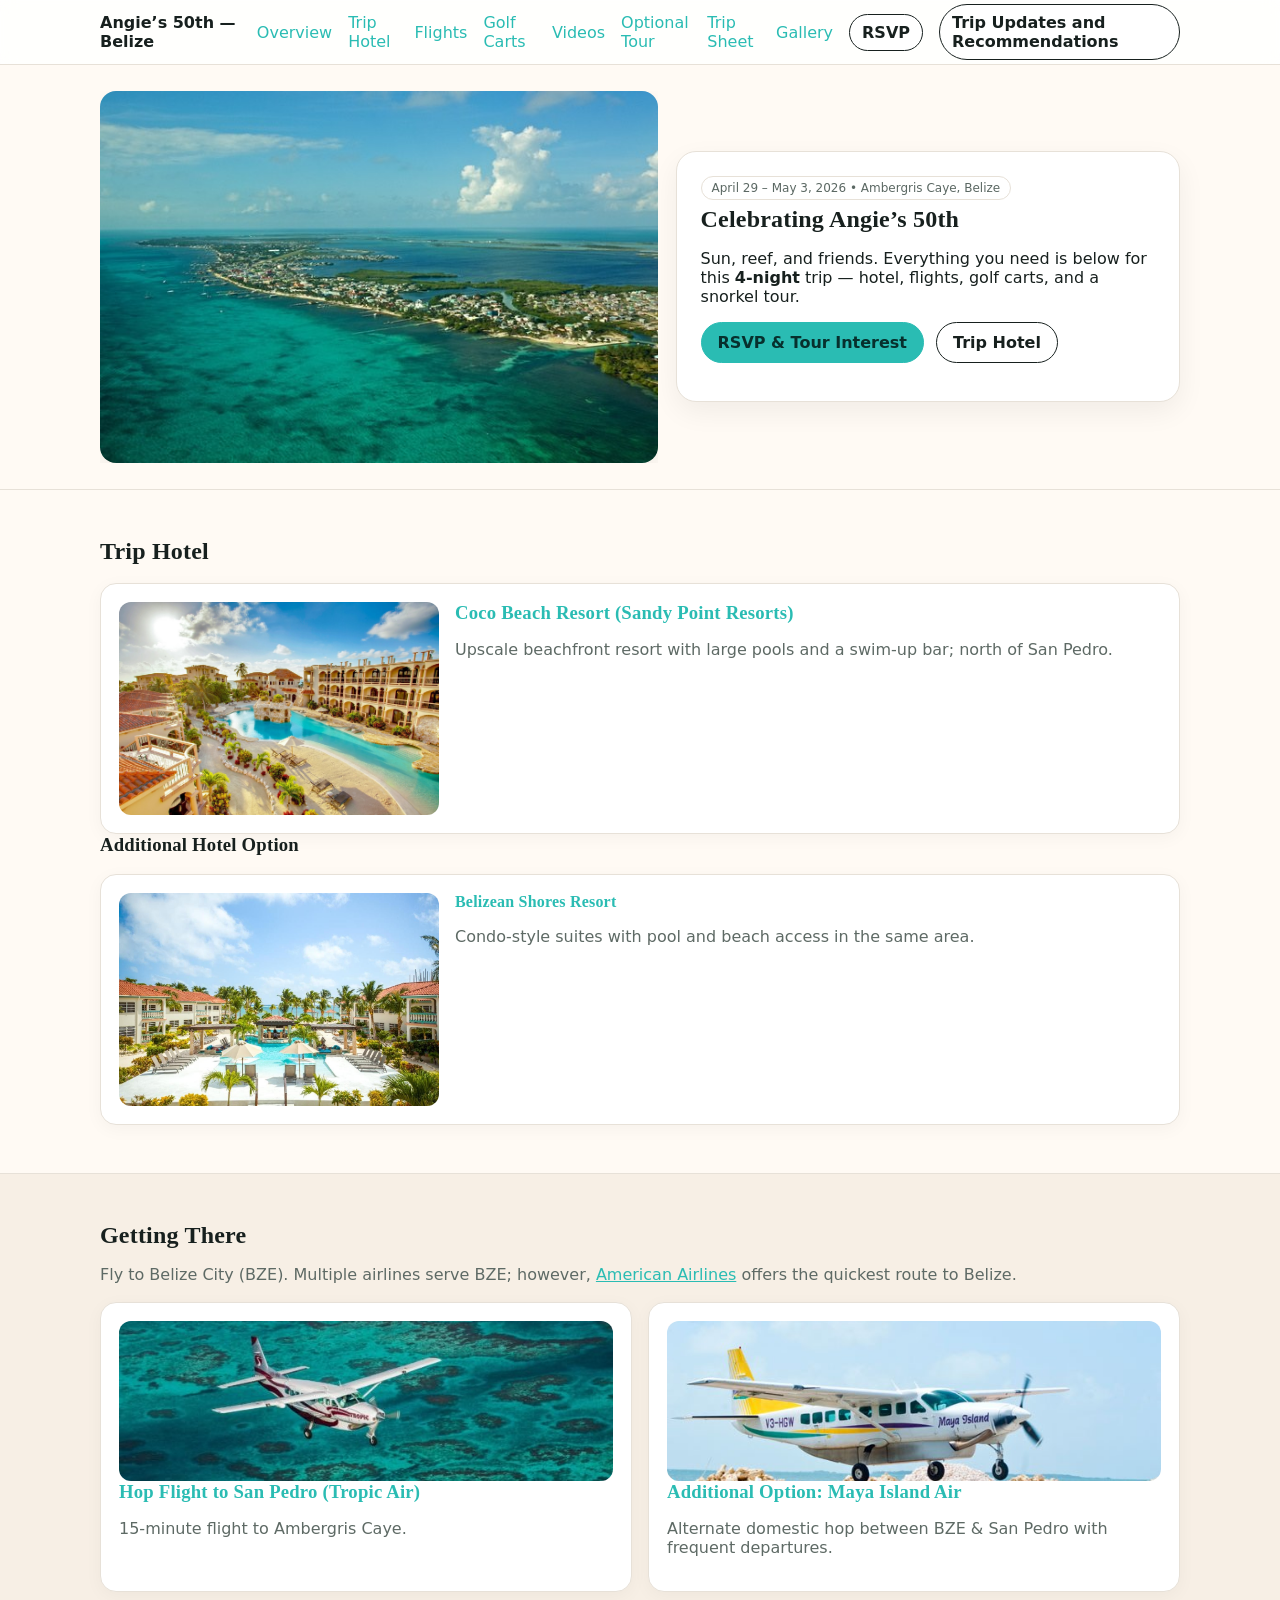
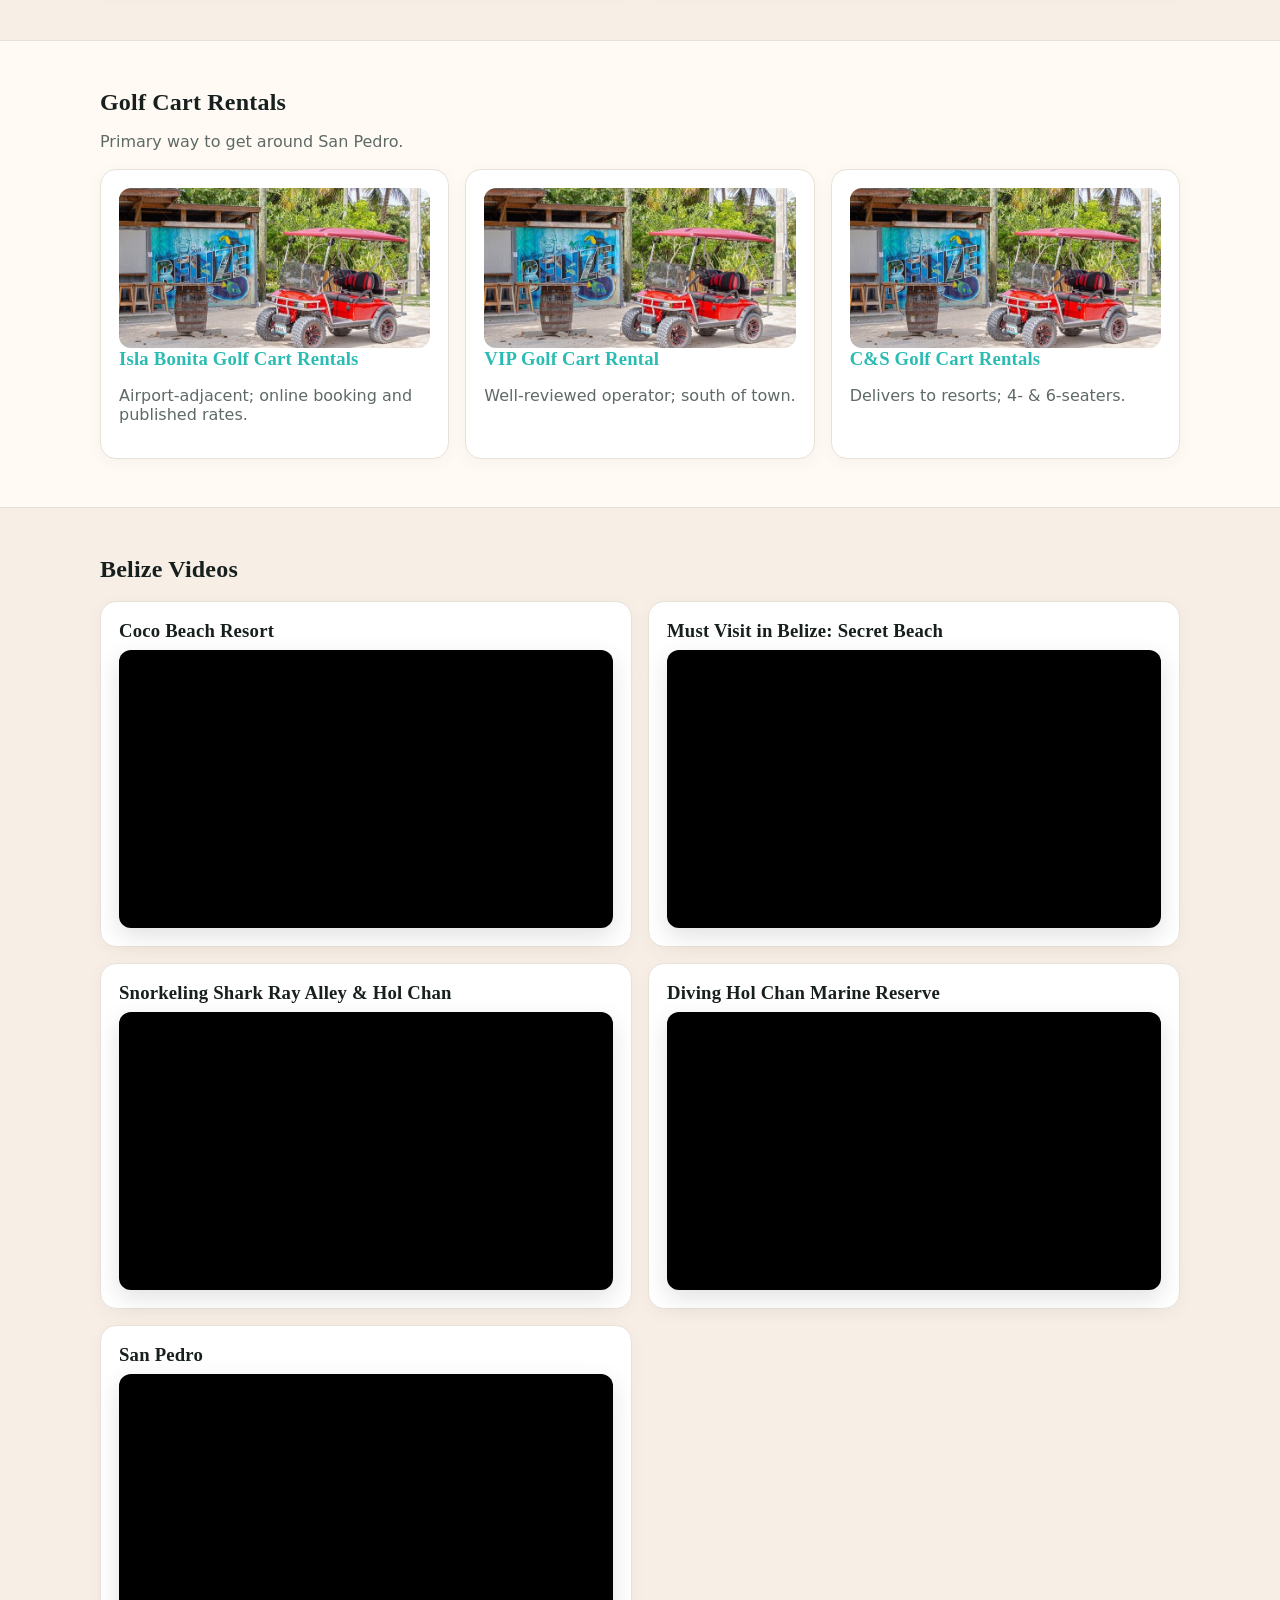
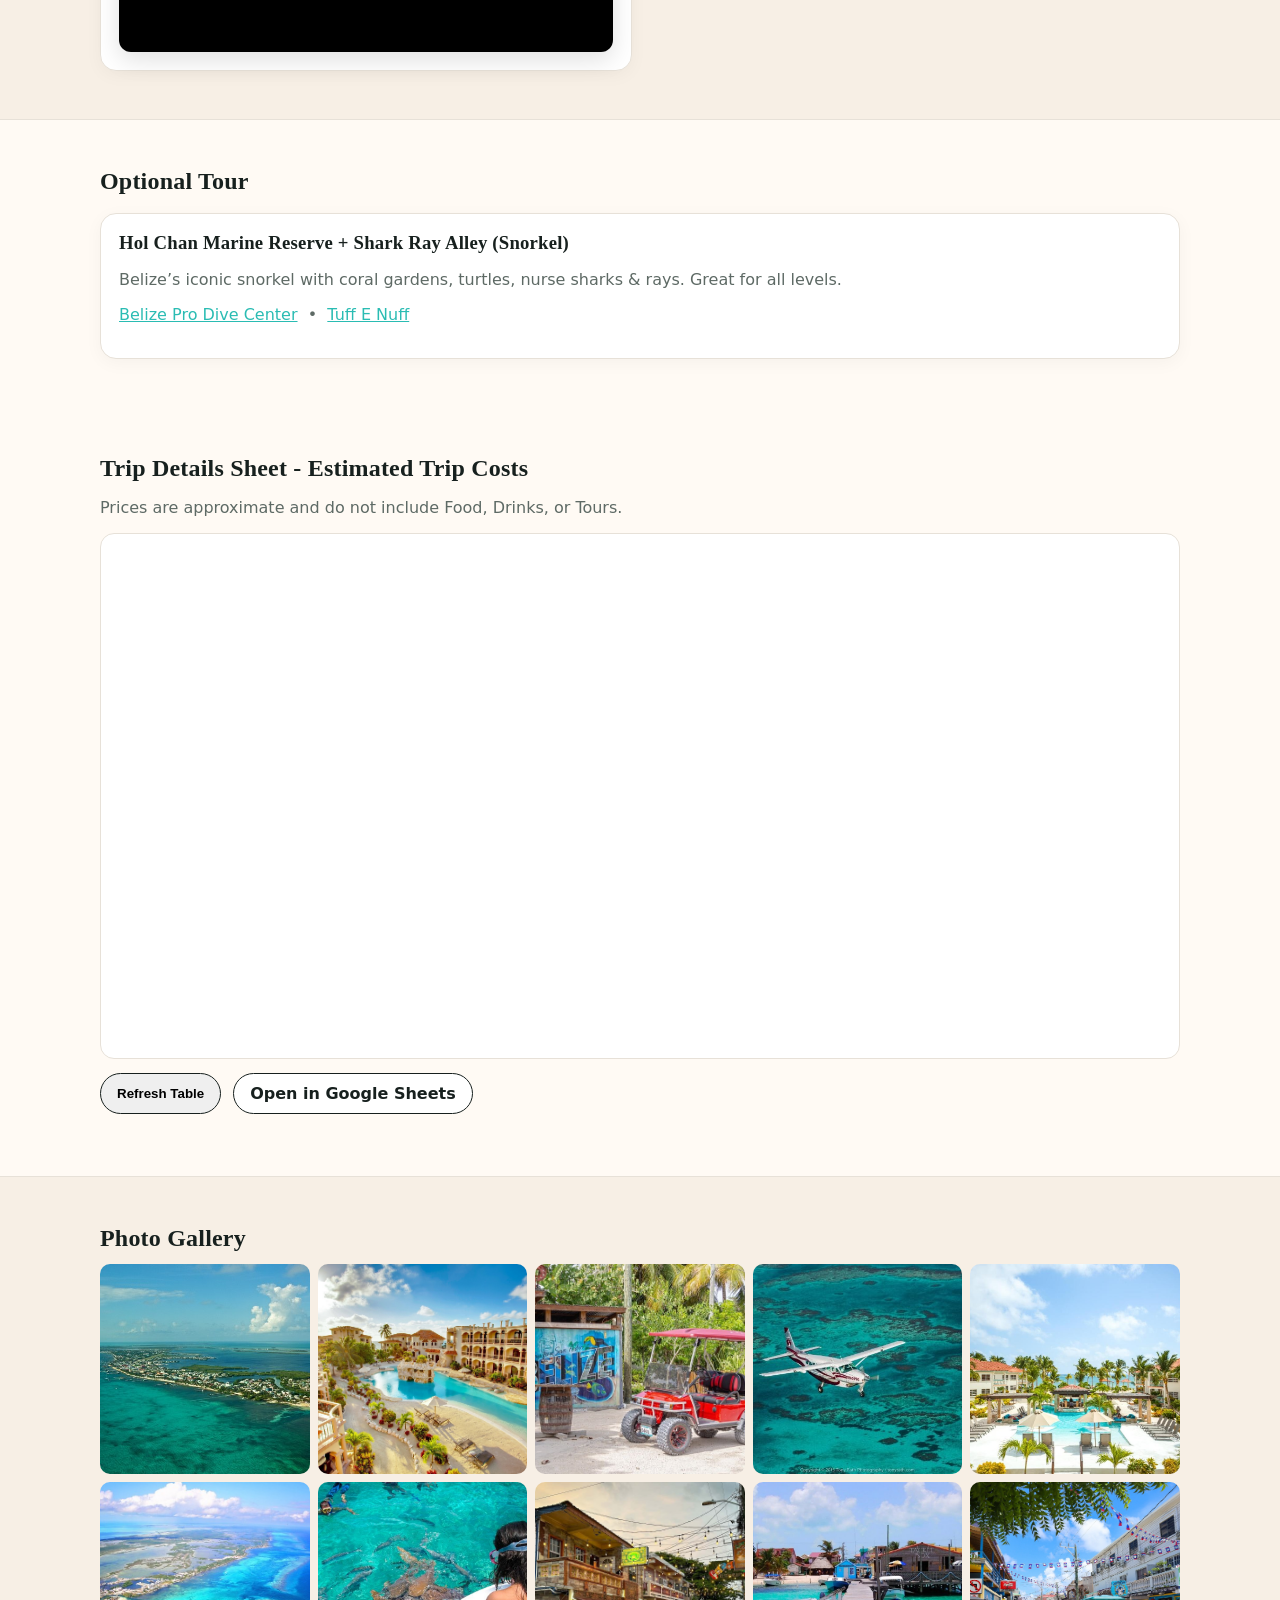
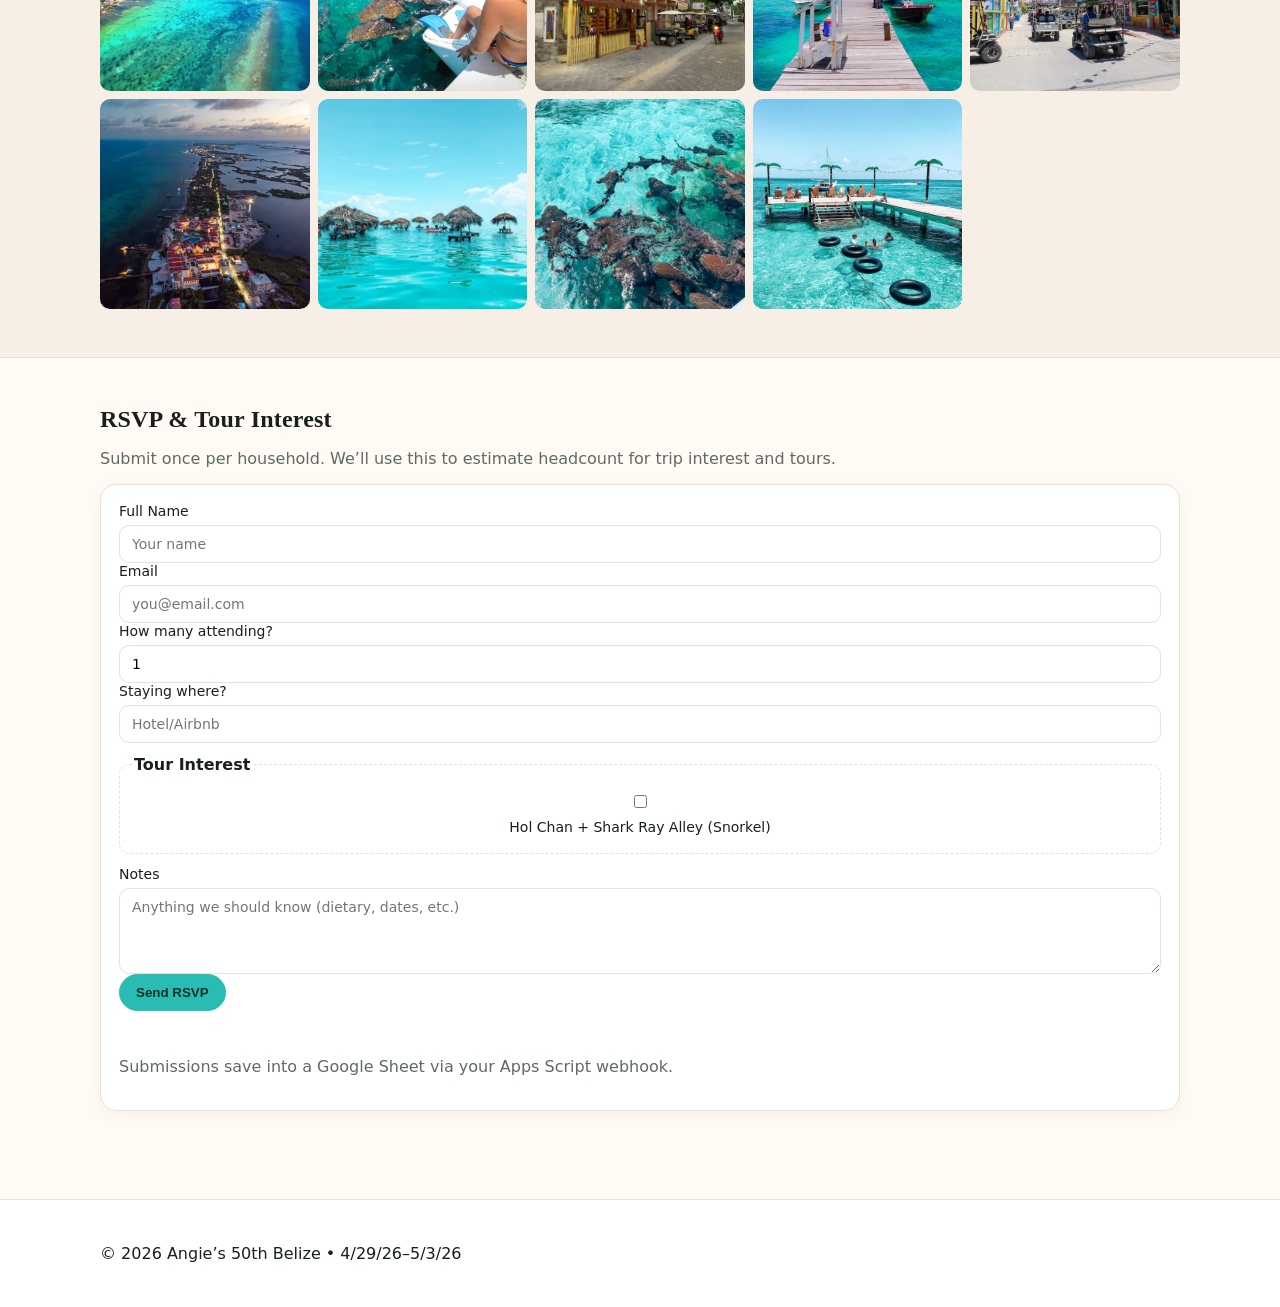
<file: index.html>
<!DOCTYPE html>
<html lang="en">
<head>
<meta charset="UTF-8"/><meta name="viewport" content="width=device-width, initial-scale=1.0"/>
<title>Angie’s 50th — Belize (Apr 29–May 3, 2026)</title>
<meta name="description" content="Trip details for Angie’s 50th in Belize — hotel, flights, golf carts, snorkel tour, and RSVP.">
<style>
:root{--sand:#fffaf4;--sand-2:#f7efe5;--turq:#2abcb3;--ink:#17201e;--muted:#5e6a65;--line:#e7e1d8}
*{box-sizing:border-box}html,body{margin:0;padding:0;background:var(--sand);color:var(--ink);font-family:Inter,system-ui,Segoe UI,Roboto,Helvetica,Arial,sans-serif}
h1,h2,h3,h4{font-family:'Playfair Display',Georgia,serif;letter-spacing:.2px;margin:0 0 8px}
a{color:var(--turq);text-decoration:none}a.link{text-decoration:underline}a:hover{text-decoration:underline}
.wrap{max-width:1120px;margin:0 auto;padding:0 20px}
.site-header{position:sticky;top:0;background:rgba(255,255,255,.86);backdrop-filter:saturate(140%) blur(8px);border-bottom:1px solid var(--line);z-index:50}
.site-header .wrap{display:flex;align-items:center;justify-content:space-between;height:64px}
.brand{font-weight:800}.nav{display:flex;gap:16px;align-items:center}.nav .btn{padding:8px 12px;border:1px solid var(--ink);border-radius:999px;background:#fff;color:var(--ink)}

.hero{padding:26px 0;border-bottom:1px solid var(--line)}
.hero .grid{display:grid;grid-template-columns:1fr;gap:18px;align-items:center}
@media(min-width:980px){.hero .grid{grid-template-columns:1.05fr .95fr}}
.hero .photo-wrap{display:flex;justify-content:center;overflow:hidden}
.hero .photo-wrap img{width:auto;max-width:100%;height:auto;border-radius:16px;box-shadow:0 10px 28px rgba(0,0,0,.06)}
.hero-card{background:#fff;border:1px solid var(--line);border-radius:20px;padding:24px;box-shadow:0 10px 28px rgba(0,0,0,.06)}
.chip{display:inline-block;border:1px solid var(--line);border-radius:999px;padding:4px 10px;font-size:12px;background:#fff;color:#5b6863;margin-bottom:6px}
.actions{display:flex;gap:12px;margin:14px 0}
.btn{display:inline-flex;align-items:center;justify-content:center;padding:10px 16px;border-radius:999px;border:1px solid var(--ink);font-weight:600}
.btn.primary{background:var(--turq);border-color:var(--turq);color:#07302d}
.btn.ghost{background:#fff;color:var(--ink)}

.section{padding:48px 0}
.section.striped{background:var(--sand-2);border-top:1px solid var(--line);border-bottom:1px solid var(--line)}
.section p{color:var(--muted)}

.cards{display:grid;grid-template-columns:1fr;gap:16px;margin-top:18px}
.cards.two{grid-template-columns:1fr}.cards.three{grid-template-columns:1fr}
@media(min-width:740px){.cards.two{grid-template-columns:1fr 1fr}.cards.three{grid-template-columns:1fr 1fr 1fr}}
.card{background:#fff;border:1px solid var(--line);border-radius:16px;padding:18px;box-shadow:0 4px 18px rgba(0,0,0,.04)}
.card.wide{display:grid;grid-template-columns:120px 1fr;gap:16px}@media(min-width:720px){.card.wide{grid-template-columns:320px 1fr}}
.thumb{border-radius:12px;overflow:hidden;background:#ddd}.thumb img{width:100%;height:100%;object-fit:cover;display:block}
.thumb.small{height:160px}

.sheet-embed{position:relative;border:1px solid var(--line);border-radius:14px;overflow:hidden;background:#fff}
.sheet-embed iframe{width:100%;height:520px;border:0}

.gallery{display:grid;grid-template-columns:repeat(2,1fr);gap:8px;margin-top:12px}
.gallery img{width:100%;aspect-ratio:1/1;object-fit:cover;border-radius:10px}
@media(min-width:900px){.gallery{grid-template-columns:repeat(5,1fr)}}

.form-card{background:#fff;border:1px solid var(--line);border-radius:16px;padding:18px;box-shadow:0 4px 18px rgba(0,0,0,.04);margin-top:16px}
label{display:flex;flex-direction:column;gap:6px;font-size:14px}input,textarea{padding:10px 12px;border:1px solid var(--line);border-radius:10px;font:inherit;background:#fff}
fieldset{border:1px dashed var(--line);border-radius:10px;padding:12px;margin:12px 0}legend{font-weight:600}
.check{display:flex;gap:8px;align-items:center;margin:6px 0}.status{margin-top:10px;font-size:14px;min-height:20px}
.site-footer{border-top:1px solid var(--line);padding:28px 0;margin-top:40px;background:#fff}
.site-footer .wrap{display:flex;justify-content:space-between;gap:12px;flex-wrap:wrap}

/* New: responsive video wrapper */
.video-wrap{position:relative;padding-bottom:56.25%;height:0;overflow:hidden;border-radius:12px;box-shadow:0 8px 24px rgba(0,0,0,.12);background:#000;margin-top:8px}
.video-wrap iframe{position:absolute;top:0;left:0;width:100%;height:100%;border:0}
</style>
</head>
<body>
<header class="site-header">
  <div class="wrap">
    <div class="brand">Angie’s 50th — Belize</div>
    <nav class="nav">
      <a href="#home">Overview</a>
      <a href="#stay">Trip Hotel</a>
      <a href="#flights">Flights</a>
      <a href="#carts">Golf Carts</a>
      <a href="#videos">Videos</a>
      <a href="#tours">Optional Tour</a>
      <a href="#details-table">Trip Sheet</a>
      <a href="#gallery">Gallery</a>
      <a class="btn" href="#rsvp">RSVP</a>
      <a class="btn" href="trip-planning.html">Trip Updates and Recommendations</a>
    </nav>
  </div>
</header>

<main>
  <section id="home" class="hero">
    <div class="wrap">
      <div class="grid">
        <div class="photo-wrap">
          <img src="assets/hero_main.jpg" alt="Ambergris Caye aerial (no upscaling)"/>
        </div>
        <div class="hero-card">
          <div class="chip">April 29 – May 3, 2026 • Ambergris Caye, Belize</div>
          <h1>Celebrating Angie’s 50th</h1>
          <p>Sun, reef, and friends. Everything you need is below for this <b>4‑night</b> trip — hotel, flights, golf carts, and a snorkel tour.</p>
          <div class="actions">
            <a class="btn primary" href="#rsvp">RSVP & Tour Interest</a>
            <a class="btn ghost" href="#stay">Trip Hotel</a>
          </div>
        </div>
      </div>
    </div>
  </section>

  <section id="stay" class="section">
    <div class="wrap">
      <h2>Trip Hotel</h2>
      <div class="cards">
        <a class="card wide" href="https://www.sandypointresorts.com/coco-beach-resort/" target="_blank" rel="noreferrer">
          <div class="thumb"><img src="assets/gallery_01.jpg" alt="Coco Beach Resort pool and suites"></div>
          <div>
            <h3>Coco Beach Resort (Sandy Point Resorts)</h3>
            <p>Upscale beachfront resort with large pools and a swim‑up bar; north of San Pedro.</p>
          </div>
        </a>
      </div>

      <h3 class="sub">Additional Hotel Option</h3>
      <div class="cards">
        <a class="card wide" href="https://www.sandypointresorts.com/belizean-shores-resort/" target="_blank" rel="noreferrer">
          <div class="thumb"><img src="assets/gallery_02.jpg" alt="Belizean Shores Resort pool and grounds"></div>
          <div>
            <h4>Belizean Shores Resort</h4>
            <p>Condo‑style suites with pool and beach access in the same area.</p>
          </div>
        </a>
      </div>
    </div>
  </section>

  <section id="flights" class="section striped">
    <div class="wrap">
      <h2>Getting There</h2>
      <p>Fly to Belize City (BZE). Multiple airlines serve BZE; however, <a class="link" href="https://www.aa.com/" target="_blank" rel="noreferrer">American Airlines</a> offers the quickest route to Belize.</p>
      <div class="cards two">
        <a class="card" href="https://www.tropicair.com/" target="_blank" rel="noreferrer">
          <div class="thumb small"><img src="assets/flights_tropic_air.jpg" alt="Tropic Air plane over reef"></div>
          <h3>Hop Flight to San Pedro (Tropic Air)</h3>
          <p>15‑minute flight to Ambergris Caye.</p>
        </a>
        <a class="card" href="https://www.mayaislandair.com/" target="_blank" rel="noreferrer">
          <div class="thumb small"><img src="assets/flights_maya_island.jpg" alt="Maya Island Air Cessna on runway"></div>
          <h3>Additional Option: Maya Island Air</h3>
          <p>Alternate domestic hop between BZE &amp; San Pedro with frequent departures.</p>
        </a>
      </div>
    </div>
  </section>

  <section id="carts" class="section">
    <div class="wrap">
      <h2>Golf Cart Rentals</h2>
      <p class="muted">Primary way to get around San Pedro. </p>
      <div class="cards three">
        <a class="card" href="https://www.rentgolfcartsanpedro.com/" target="_blank" rel="noreferrer">
          <div class="thumb small"><img src="assets/golfcart_rent_san_pedro.jpg" alt="Golf cart in San Pedro with Belize mural"></div>
          <h3>Isla Bonita Golf Cart Rentals</h3>
          <p>Airport‑adjacent; online booking and published rates.</p>
        </a>
        <a class="card" href="https://vipgolfcartrental.com/" target="_blank" rel="noreferrer">
          <div class="thumb small"><img src="assets/golfcart_vip.jpg" alt="Golf cart in San Pedro"></div>
          <h3>VIP Golf Cart Rental</h3>
          <p>Well‑reviewed operator; south of town.</p>
        </a>
        <a class="card" href="https://www.golfcartbelize.com/" target="_blank" rel="noreferrer">
          <div class="thumb small"><img src="assets/golfcart_belize.jpg" alt="Golf cart in San Pedro"></div>
          <h3>C&amp;S Golf Cart Rentals</h3>
          <p>Delivers to resorts; 4‑ & 6‑seaters.</p>
        </a>
      </div>
    </div>
  </section>

  <section id="videos" class="section striped">
    <div class="wrap">
      <h2>Belize Videos</h2>
      <div class="cards two">
        <div class="card">
          <h3>Coco Beach Resort</h3>
          <div class="video-wrap">
            <iframe src="https://www.youtube.com/embed/NrIgavcQCY8" title="Coco Beach Resort video" allowfullscreen></iframe>
          </div>
        </div>
        <div class="card">
          <h3>Must Visit in Belize: Secret Beach</h3>
          <div class="video-wrap">
            <iframe src="https://www.youtube.com/embed/S8QLSm3aiL0" title="Secret Beach video" allowfullscreen></iframe>
          </div>
        </div>
        <div class="card">
          <h3>Snorkeling Shark Ray Alley &amp; Hol Chan</h3>
          <div class="video-wrap">
            <iframe src="https://www.youtube.com/embed/3iiSt0ggFug" title="Snorkeling Shark Ray Alley &amp; Hol Chan video" allowfullscreen></iframe>
          </div>
        </div>
        <div class="card">
          <h3>Diving Hol Chan Marine Reserve</h3>
          <div class="video-wrap">
            <iframe src="https://www.youtube.com/embed/4QazNFU83HQ" title="Diving Hol Chan video" allowfullscreen></iframe>
          </div>
        </div>
        <div class="card">
          <h3>San Pedro</h3>
          <div class="video-wrap">
            <iframe src="https://www.youtube.com/embed/0-cKbQUG3f4" title="San Pedro short video" allowfullscreen></iframe>
          </div>
        </div>
      </div>
    </div>
  </section>

  <section id="tours" class="section">
    <div class="wrap">
      <h2>Optional Tour</h2>
      <div class="cards">
        <div class="card">
          <h3>Hol Chan Marine Reserve + Shark Ray Alley (Snorkel)</h3>
          <p>Belize’s iconic snorkel with coral gardens, turtles, nurse sharks & rays. Great for all levels.</p>
          <p>
            <a class="link" href="https://belizeprodivecenter.com/tour/snorkeling-hol-chan-and-shark-ray-alley/" target="_blank" rel="noreferrer">Belize Pro Dive Center</a>
            &nbsp;•&nbsp;
            <a class="link" href="https://www.tuffenufftours.com/belize-snorkeling-tours" target="_blank" rel="noreferrer">Tuff E Nuff</a>
          </p>
        </div>
      </div>
    </div>
  </section>

  <section id="details-table" class="section">
    <div class="wrap">
      <h2>Trip Details Sheet - Estimated Trip Costs</h2>
      <p class="muted">Prices are approximate and do not include Food, Drinks, or Tours.</p>
      <div class="sheet-embed">
        <iframe id="sheetFrame" loading="lazy" referrerpolicy="no-referrer-when-downgrade" allowfullscreen></iframe>
      </div>
      <div class="actions">
        <button class="btn" id="refreshSheet">Refresh Table</button>
        <a class="btn ghost" id="sheetLink" target="_blank">Open in Google Sheets</a>
      </div>
    </div>
  </section>

  <section id="gallery" class="section striped">
    <div class="wrap">
      <h2>Photo Gallery</h2>
      <div class="gallery">
        <!-- Original 5 -->
        <img src="assets/gallery_03.jpg" alt="Ambergris Caye aerial"/>
        <img src="assets/gallery_04.jpg" alt="Coco Beach Resort"/>
        <img src="assets/hotel_coco_beach.jpg" alt="Golf cart in San Pedro"/>
        <img src="assets/gallery_05.jpg" alt="Tropic Air over reef"/>
        <img src="assets/gallery_06.jpg" alt="Belizean Shores Resort"/>
        <!-- New 9 appended -->
        <img src="assets/hotel_belizean_shores.jpg" alt="Ambergris Caye reef (alt aerial)"/><img src="assets/gallery_07.jpg" alt="Shark Ray Alley snorkel"/><img src="assets/gallery_08.jpg" alt="San Pedro middle street at night"/><img src="assets/gallery_09.jpg" alt="San Pedro waterfront dock"/><img src="assets/gallery_10.jpg" alt="San Pedro town daytime"/><img src="assets/gallery_11.jpg" alt="Secret Beach palapas (wide)"/><img src="assets/gallery_12.jpg" alt="Secret Beach floating tables"/><img src="assets/gallery_13.jpg" alt="SunBreeze dock and swim area"/><img src="assets/gallery_14.jpg" alt="SunBreeze deck with tubes"/>
      </div>
    </div>
  </section>

  <section id="rsvp" class="section">
    <div class="wrap">
      <h2>RSVP & Tour Interest</h2>
      <p class="muted">Submit once per household. We’ll use this to estimate headcount for trip interest and tours.</p>
      <form id="rsvp-form" class="form-card">
        <div class="grid2">
          <label>Full Name
            <input name="name" required placeholder="Your name"/>
          </label>
          <label>Email
            <input name="email" type="email" required placeholder="you@email.com"/>
          </label>
          <label>How many attending?
            <input name="party_size" type="number" min="1" value="1"/>
          </label>
          <label>Staying where?
            <input name="lodging" placeholder="Hotel/Airbnb"/>
          </label>
        </div>
        <fieldset>
          <legend>Tour Interest</legend>
          <label class="check"><input type="checkbox" name="tour_holchan" /> Hol Chan + Shark Ray Alley (Snorkel)</label>
        </fieldset>
        <label>Notes
          <textarea name="notes" rows="4" placeholder="Anything we should know (dietary, dates, etc.)"></textarea>
        </label>
        <button id="submit-btn" type="submit" class="btn primary">Send RSVP</button>
        <div id="form-status" class="status"></div>
        <p class="fineprint">Submissions save into a Google Sheet via your Apps Script webhook.</p>
      </form>
    </div>
  </section>
</main>

<footer class="site-footer">
  <div class="wrap">
    <p>© <span id="year"></span> Angie’s 50th Belize • 4/29/26–5/3/26</p>
  </div>
</footer>

<script>
document.getElementById('year').textContent = new Date().getFullYear();
const SHEET_BASE = "https://docs.google.com/spreadsheets/d/e/2PACX-1vSt2VU7mk04J142lAtoFfeI8N2fnLIJFJz3m94k-gU5wUHqCe01YTw6bE_SewED--L2WMrgTil2Qz3N/pubhtml?gid=390492827&single=true&widget=true&headers=false";
function loadSheet() {
  const sheetSrc = SHEET_BASE + (SHEET_BASE.includes('?') ? '&' : '?') + 'cache=' + Date.now();
  document.getElementById('sheetFrame').src = sheetSrc;
  const link = document.getElementById('sheetLink');
  if (link) link.href = SHEET_BASE;
}
loadSheet();
const btn = document.getElementById('refreshSheet');
if (btn) btn.addEventListener('click', loadSheet);

const GSCRIPT_URL = "https://script.google.com/macros/s/AKfycbxxnulr7f1pe2TKsoGpnlEBuYtwZ6VbIXzVuPBGrRf3lmJaUmfuZqAKYhTL4UPoGIGk/exec";
const form = document.getElementById('rsvp-form');
const statusEl = document.getElementById('form-status');
const submitBtn = document.getElementById('submit-btn');
form.addEventListener('submit', async (e) => {
  e.preventDefault();
  statusEl.textContent = "";
  submitBtn.disabled = true;
  submitBtn.textContent = "Sending…";
  const fd = new FormData(form);
  const data = Object.fromEntries(fd.entries());
  data.tour_holchan = fd.get('tour_holchan') ? 'yes' : 'no';
  data.timestamp = new Date().toISOString();
  try {
    const res = await fetch(GSCRIPT_URL, {
      method: 'POST',
      headers: {'Content-Type': 'application/json'},
      body: JSON.stringify(data)
    });
    if (!res.ok) throw new Error('Bad response');
    statusEl.textContent = "Sent! ✅ Thank you — we’ll be in touch.";
    form.reset();
  } catch (err) {
    try {
      await fetch(GSCRIPT_URL, { method:'POST', mode:'no-cors', body: JSON.stringify(data) });
      statusEl.textContent = "Sent! ✅ (If you don't see it in the sheet, refresh in ~30s.)";
      form.reset();
    } catch(_err) {
      statusEl.textContent = "Hmm, something went wrong. Please try again or email us.";
    }
  } finally {
    submitBtn.disabled = false;
    submitBtn.textContent = "Send RSVP";
  }
});
</script>
</body>
</html>
</file>
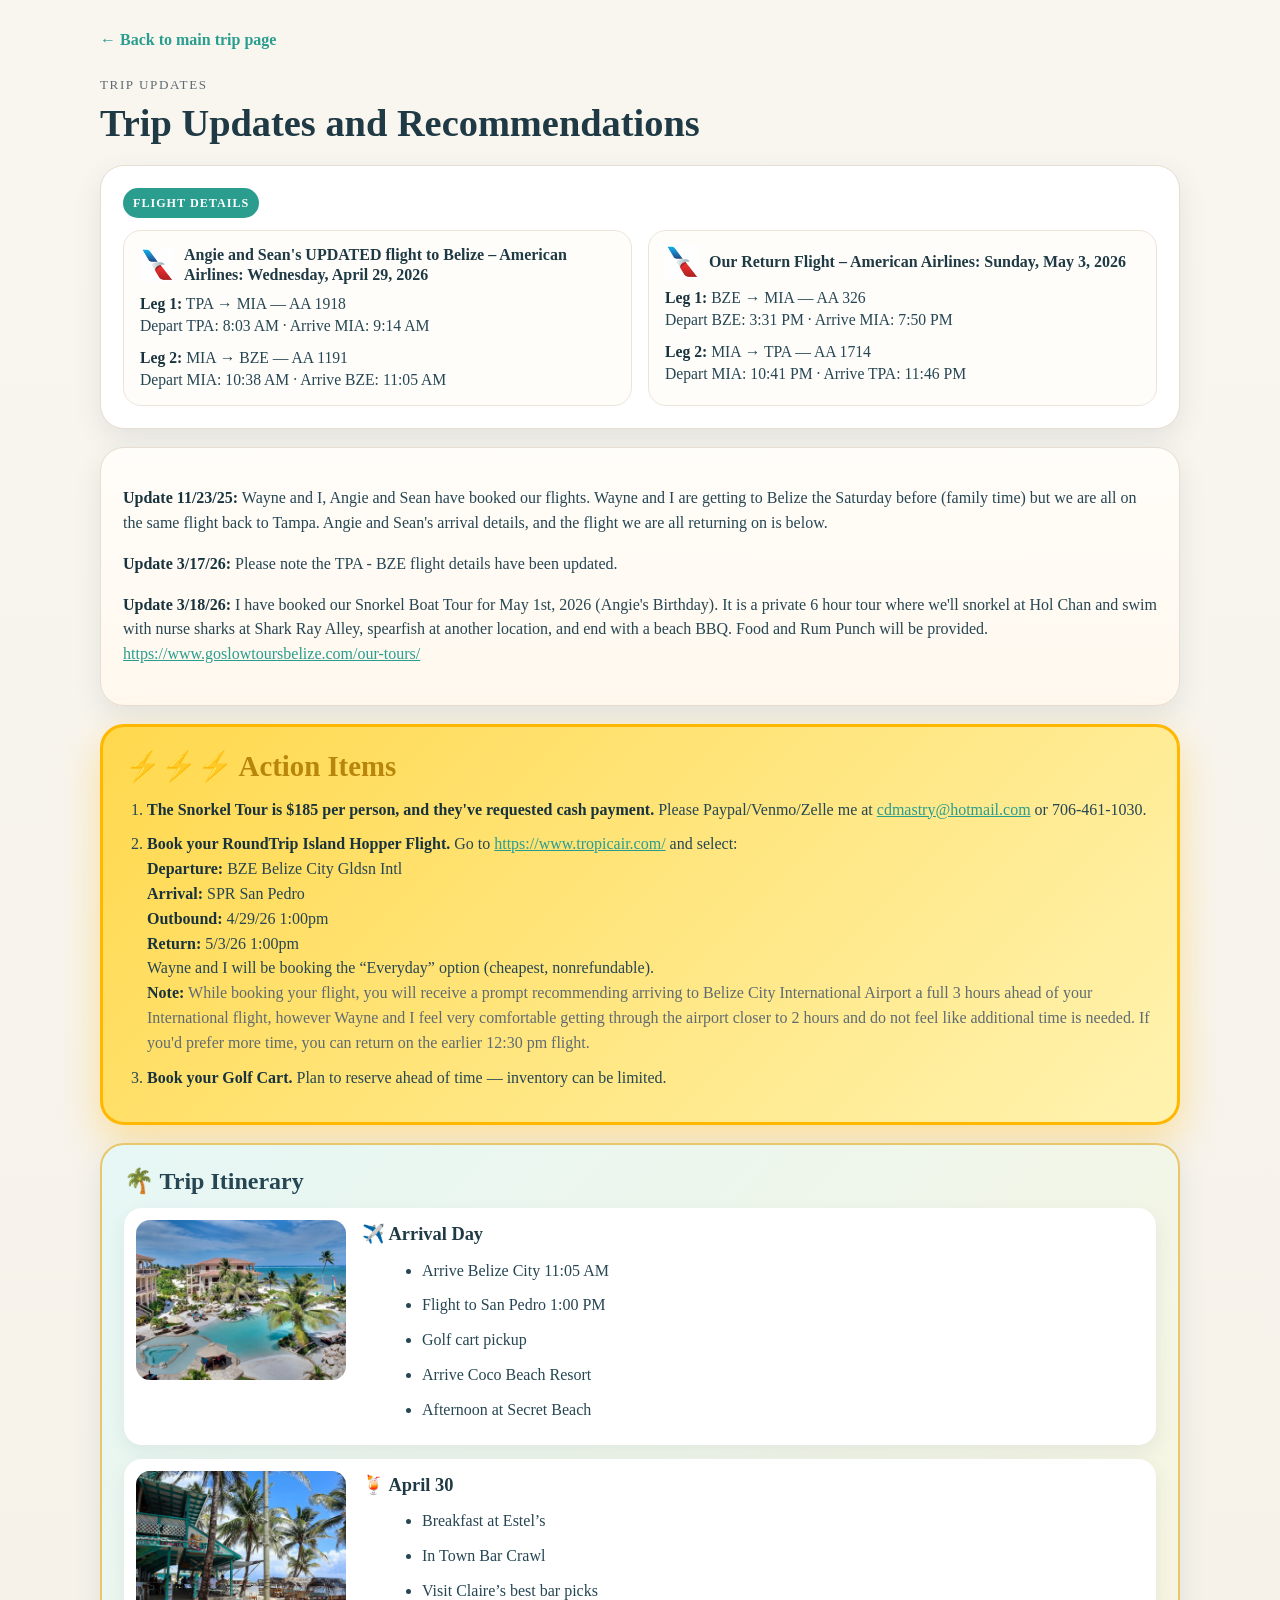
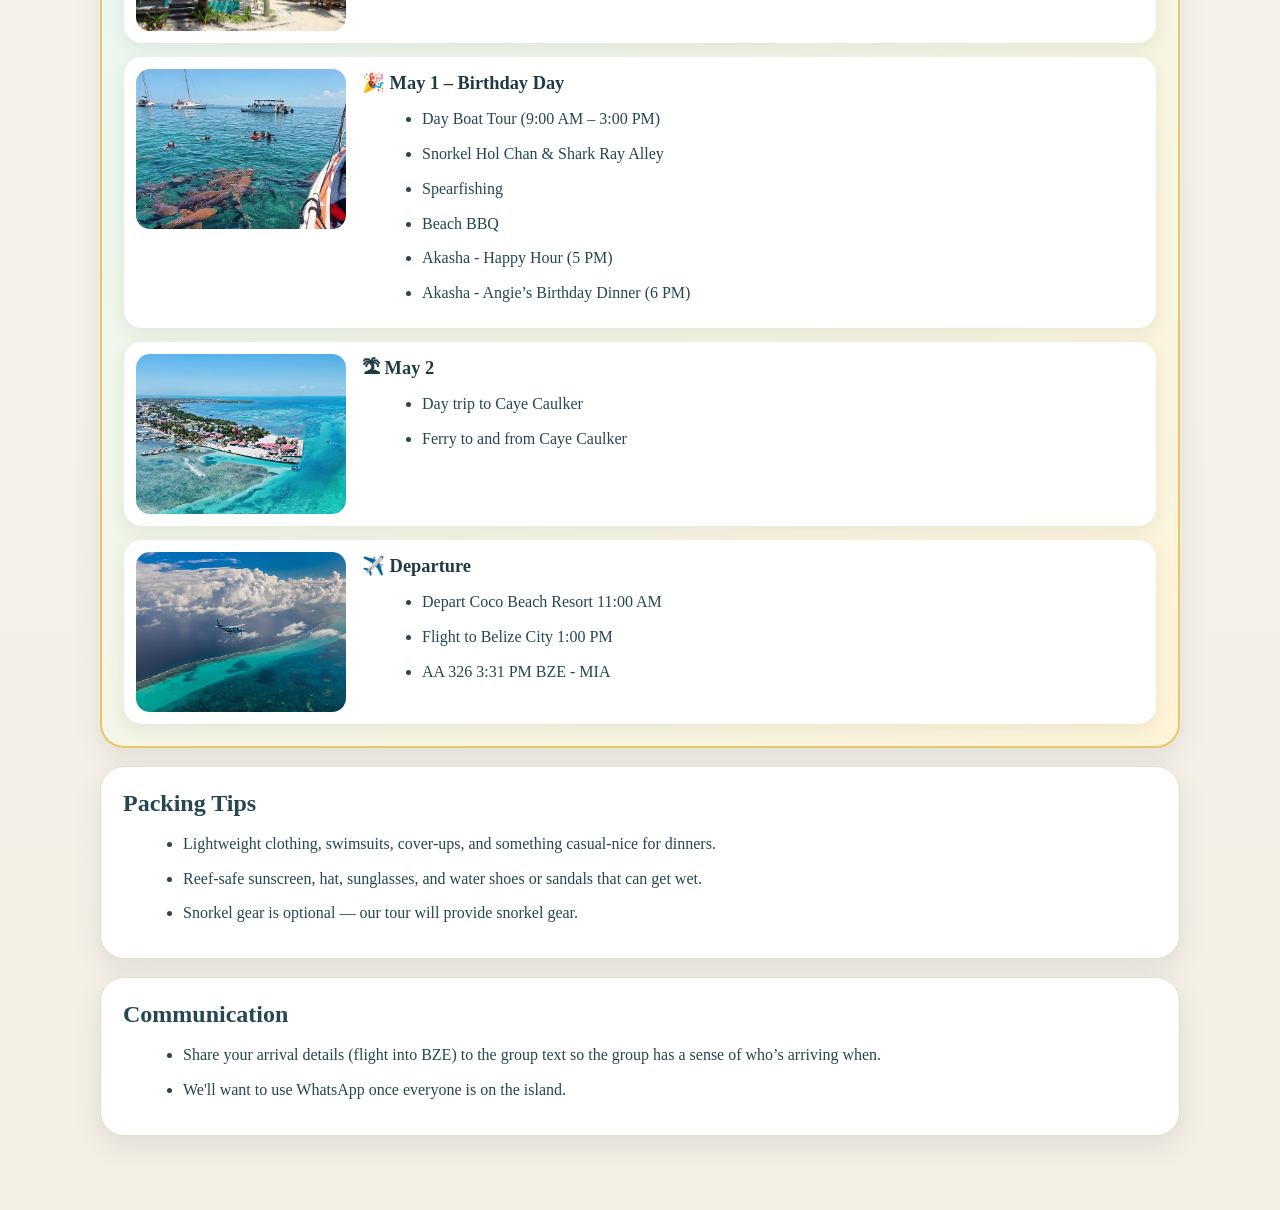
<file: trip-planning (12).html>
<!DOCTYPE html>
<html lang="en">
<head>
  <meta charset="UTF-8" />
  <meta name="viewport" content="width=device-width, initial-scale=1.0" />
  <title>Trip Updates and Recommendations — Angie’s 50th Belize</title>
  <style>
    :root{
      --card:#ffffff;
      --text:#264653;
      --muted:#5f6b73;
      --accent:#2a9d8f;
      --border:#e7ddd0;
      --shadow:0 10px 28px rgba(38, 70, 83, 0.10);
    }
    *{box-sizing:border-box}
    body{
      margin:0;
      font-family: Georgia, "Times New Roman", serif;
      background: linear-gradient(180deg, #f9f6f0 0%, #f4efe5 100%);
      color:var(--text);
      line-height:1.55;
    }
    .wrap{
      max-width: 1120px;
      margin: 0 auto;
      padding: 28px 20px 56px;
    }
    .back-link{
      display:inline-block;
      margin-bottom:18px;
      color:var(--accent);
      text-decoration:none;
      font-weight:700;
    }
    .back-link:hover{ text-decoration:underline; }
    .eyebrow{
      text-transform:uppercase;
      letter-spacing:.12em;
      font-size:.82rem;
      color:var(--muted);
      margin: 4px 0 8px;
    }
    h1{
      font-size: clamp(2rem, 3vw, 3rem);
      margin: 0 0 20px;
      line-height:1.08;
      color:#1f3a44;
      white-space: nowrap;
    }
    h2{
      font-size:1.5rem;
      margin:0 0 14px;
      line-height:1.2;
    }
    h3{
      margin:0 0 8px;
      font-size:1.15rem;
      color:#1f3a44;
    }
    .bubble{
      background:var(--card);
      border:1px solid var(--border);
      border-radius:24px;
      padding:22px 22px;
      box-shadow:var(--shadow);
      margin: 18px 0;
    }
    .update-bubble{
      background: linear-gradient(180deg, #fffdf9 0%, #fff8ee 100%);
    }
    .action-bubble{
      background: linear-gradient(135deg, #ffd84d 0%, #fff3b0 100%);
      border: 3px solid #ffb700;
      box-shadow: 0 16px 40px rgba(255, 183, 0, 0.35);
    }
    .flight-bubble{
      background:#ffffff;
    }
    .flight-grid{
      display:grid;
      grid-template-columns: repeat(2, minmax(0, 1fr));
      gap:16px;
    }
    .flight-card{
      padding:14px 16px;
      border:1px solid #ebe4d9;
      border-radius:18px;
      background:#fffdfa;
      min-height: 100%;
    }
    .flight-heading{
      display:flex;
      align-items:center;
      gap:10px;
      margin-bottom:8px;
      font-weight:700;
      color:#1f3a44;
      font-size: 1rem;
      line-height: 1.25;
    }
    .flight-heading img{
      width:34px;
      height:auto;
      object-fit:contain;
      flex:0 0 auto;
    }
    .leg{
      margin:10px 0 0;
      line-height:1.4;
      font-size: .98rem;
    }
    .leg:first-of-type{
      margin-top:4px;
    }
    .label{
      display:inline-block;
      font-size:.76rem;
      font-weight:700;
      letter-spacing:.08em;
      text-transform:uppercase;
      color:#ffffff;
      background:var(--accent);
      padding:6px 10px;
      border-radius:999px;
      margin-bottom:12px;
    }
    .muted{
      color:var(--muted);
    }
    ol{
      margin:10px 0 0 22px;
      padding:0;
    }
    ul{
      margin:8px 0 0 20px;
    }
    li{ margin:10px 0; }
    a{ color: var(--accent); }
    strong{ color:#18333d; }
    .action-title{
      color:#b8860b;
      font-size:1.8rem;
      margin:0 0 14px;
    }
    .itinerary-grid{
      display:grid;
      gap:14px;
    }
    .itinerary-card{
      display:grid;
      grid-template-columns: 210px 1fr;
      gap:16px;
      align-items:stretch;
      background:white;
      border-radius:18px;
      padding:12px;
      box-shadow:0 6px 18px rgba(38,70,83,0.08);
    }
    .itinerary-card img{
      width:100%;
      height:160px;
      object-fit:cover;
      border-radius:14px;
      display:block;
    }
    .itinerary-card ul{
      margin-top:6px;
    }

    @media (max-width: 900px){
      h1{ white-space: normal; }
      .flight-grid{ grid-template-columns: 1fr; }
      .itinerary-card{
        grid-template-columns: 1fr;
      }
      .itinerary-card img{
        height:200px;
      }
    }
  </style>
</head>
<body>
  <div class="wrap">
    <a class="back-link" href="./index.html">← Back to main trip page</a>

    <div class="eyebrow">Trip updates</div>
    <h1>Trip Updates and Recommendations</h1>

    <section class="bubble flight-bubble">
      <div class="label">Flight Details</div>

      <div class="flight-grid">
        <div class="flight-card">
          <div class="flight-heading">
            <img src="aa_logo.png" alt="American Airlines logo" />
            <div>Angie and Sean's UPDATED flight to Belize – American Airlines: Wednesday, April 29, 2026</div>
          </div>

          <p class="leg"><strong>Leg 1:</strong> TPA → MIA — AA 1918<br>
          Depart TPA: 8:03 AM · Arrive MIA: 9:14 AM</p>

          <p class="leg"><strong>Leg 2:</strong> MIA → BZE — AA 1191<br>
          Depart MIA: 10:38 AM · Arrive BZE: 11:05 AM</p>
        </div>

        <div class="flight-card">
          <div class="flight-heading">
            <img src="aa_logo.png" alt="American Airlines logo" />
            <div>Our Return Flight – American Airlines: Sunday, May 3, 2026</div>
          </div>

          <p class="leg"><strong>Leg 1:</strong> BZE → MIA — AA 326<br>
          Depart BZE: 3:31 PM · Arrive MIA: 7:50 PM</p>

          <p class="leg"><strong>Leg 2:</strong> MIA → TPA — AA 1714<br>
          Depart MIA: 10:41 PM · Arrive TPA: 11:46 PM</p>
        </div>
      </div>
    </section>

    <section class="bubble update-bubble">
      <p><strong>Update 11/23/25:</strong> Wayne and I, Angie and Sean have booked our flights. Wayne and I are getting to Belize the Saturday before (family time) but we are all on the same flight back to Tampa. Angie and Sean's arrival details, and the flight we are all returning on is below.</p>

      <p><strong>Update 3/17/26:</strong> Please note the TPA - BZE flight details have been updated.</p>

      <p><strong>Update 3/18/26:</strong> I have booked our Snorkel Boat Tour for May 1st, 2026 (Angie's Birthday). It is a private 6 hour tour where we'll snorkel at Hol Chan and swim with nurse sharks at Shark Ray Alley, spearfish at another location, and end with a beach BBQ. Food and Rum Punch will be provided.
      <br><a href="https://www.goslowtoursbelize.com/our-tours/" target="_blank" rel="noopener noreferrer">https://www.goslowtoursbelize.com/our-tours/</a></p>
    </section>

    <section class="bubble action-bubble">
      <h2 class="action-title">⚡⚡⚡ Action Items</h2>
      <ol>
        <li><strong>The Snorkel Tour is $185 per person, and they've requested cash payment.</strong> Please Paypal/Venmo/Zelle me at <a href="mailto:cdmastry@hotmail.com">cdmastry@hotmail.com</a> or 706-461-1030.</li>
        <li><strong>Book your RoundTrip Island Hopper Flight.</strong> Go to <a href="https://www.tropicair.com/" target="_blank" rel="noopener noreferrer">https://www.tropicair.com/</a> and select:<br>
          <strong>Departure:</strong> BZE Belize City Gldsn Intl<br>
          <strong>Arrival:</strong> SPR San Pedro<br>
          <strong>Outbound:</strong> 4/29/26 1:00pm<br>
          <strong>Return:</strong> 5/3/26 1:00pm<br>
          Wayne and I will be booking the “Everyday” option (cheapest, nonrefundable).<br>
          <span class="muted"><strong>Note:</strong> While booking your flight, you will receive a prompt recommending arriving to Belize City International Airport a full 3 hours ahead of your International flight, however Wayne and I feel very comfortable getting through the airport closer to 2 hours and do not feel like additional time is needed. If you'd prefer more time, you can return on the earlier 12:30 pm flight.</span>
        </li>
        <li><strong>Book your Golf Cart.</strong> Plan to reserve ahead of time — inventory can be limited.</li>
      </ol>
    </section>

    <section class="bubble" style="background: linear-gradient(135deg, #e6f7f5 0%, #fff4d8 100%); border:2px solid #e8c66a;">
      <h2 style="margin-bottom:12px;">🌴 Trip Itinerary</h2>

      <div class="itinerary-grid">
        <div class="itinerary-card">
          <img src="pic-1.jpg" alt="Arrival day flight over Belize water">
          <div>
            <h3>✈️ Arrival Day</h3>
            <ul>
              <li>Arrive Belize City 11:05 AM</li>
              <li>Flight to San Pedro 1:00 PM</li>
              <li>Golf cart pickup</li>
              <li>Arrive Coco Beach Resort</li>
              <li>Afternoon at Secret Beach</li>
            </ul>
          </div>
        </div>

        <div class="itinerary-card">
          <img src="pic-2.jpg" alt="Coco Beach Resort pool">
          <div>
            <h3>🍹 April 30</h3>
            <ul>
              <li>Breakfast at Estel’s</li>
              <li>In Town Bar Crawl</li>
              <li>Visit Claire’s best bar picks</li>
            </ul>
          </div>
        </div>

        <div class="itinerary-card">
          <img src="pic-3.webp" alt="Belize birthday day itinerary photo">
          <div>
            <h3>🎉 May 1 – Birthday Day</h3>
            <ul>
              <li>Day Boat Tour (9:00 AM – 3:00 PM)</li>
              <li>Snorkel Hol Chan & Shark Ray Alley</li>
              <li>Spearfishing</li>
              <li>Beach BBQ</li>
              <li>Akasha - Happy Hour (5 PM)</li>
              <li>Akasha - Angie’s Birthday Dinner (6 PM)</li>
            </ul>
          </div>
        </div>

        <div class="itinerary-card">
          <img src="pic-4.jpg" alt="Swimming and snorkeling in Belize">
          <div>
            <h3>🏝 May 2</h3>
            <ul>
              <li>Day trip to Caye Caulker</li>
              <li>Ferry to and from Caye Caulker</li>
            </ul>
          </div>
        </div>

        <div class="itinerary-card">
          <img src="pic-5.jpg" alt="Aerial view of island departure">
          <div>
            <h3>✈️ Departure</h3>
            <ul>
              <li>Depart Coco Beach Resort 11:00 AM</li>
              <li>Flight to Belize City 1:00 PM</li>
              <li>AA 326 3:31 PM BZE - MIA</li>
            </ul>
          </div>
        </div>
      </div>
    </section>

    <section class="bubble">
      <h2>Packing Tips</h2>
      <ul>
        <li>Lightweight clothing, swimsuits, cover-ups, and something casual-nice for dinners.</li>
        <li>Reef-safe sunscreen, hat, sunglasses, and water shoes or sandals that can get wet.</li>
        <li>Snorkel gear is optional — our tour will provide snorkel gear.</li>
      </ul>
    </section>

    <section class="bubble">
      <h2>Communication</h2>
      <ul>
        <li>Share your arrival details (flight into BZE) to the group text so the group has a sense of who’s arriving when.</li>
        <li>We'll want to use WhatsApp once everyone is on the island.</li>
      </ul>
    </section>
  </div>
</body>
</html>
</file>
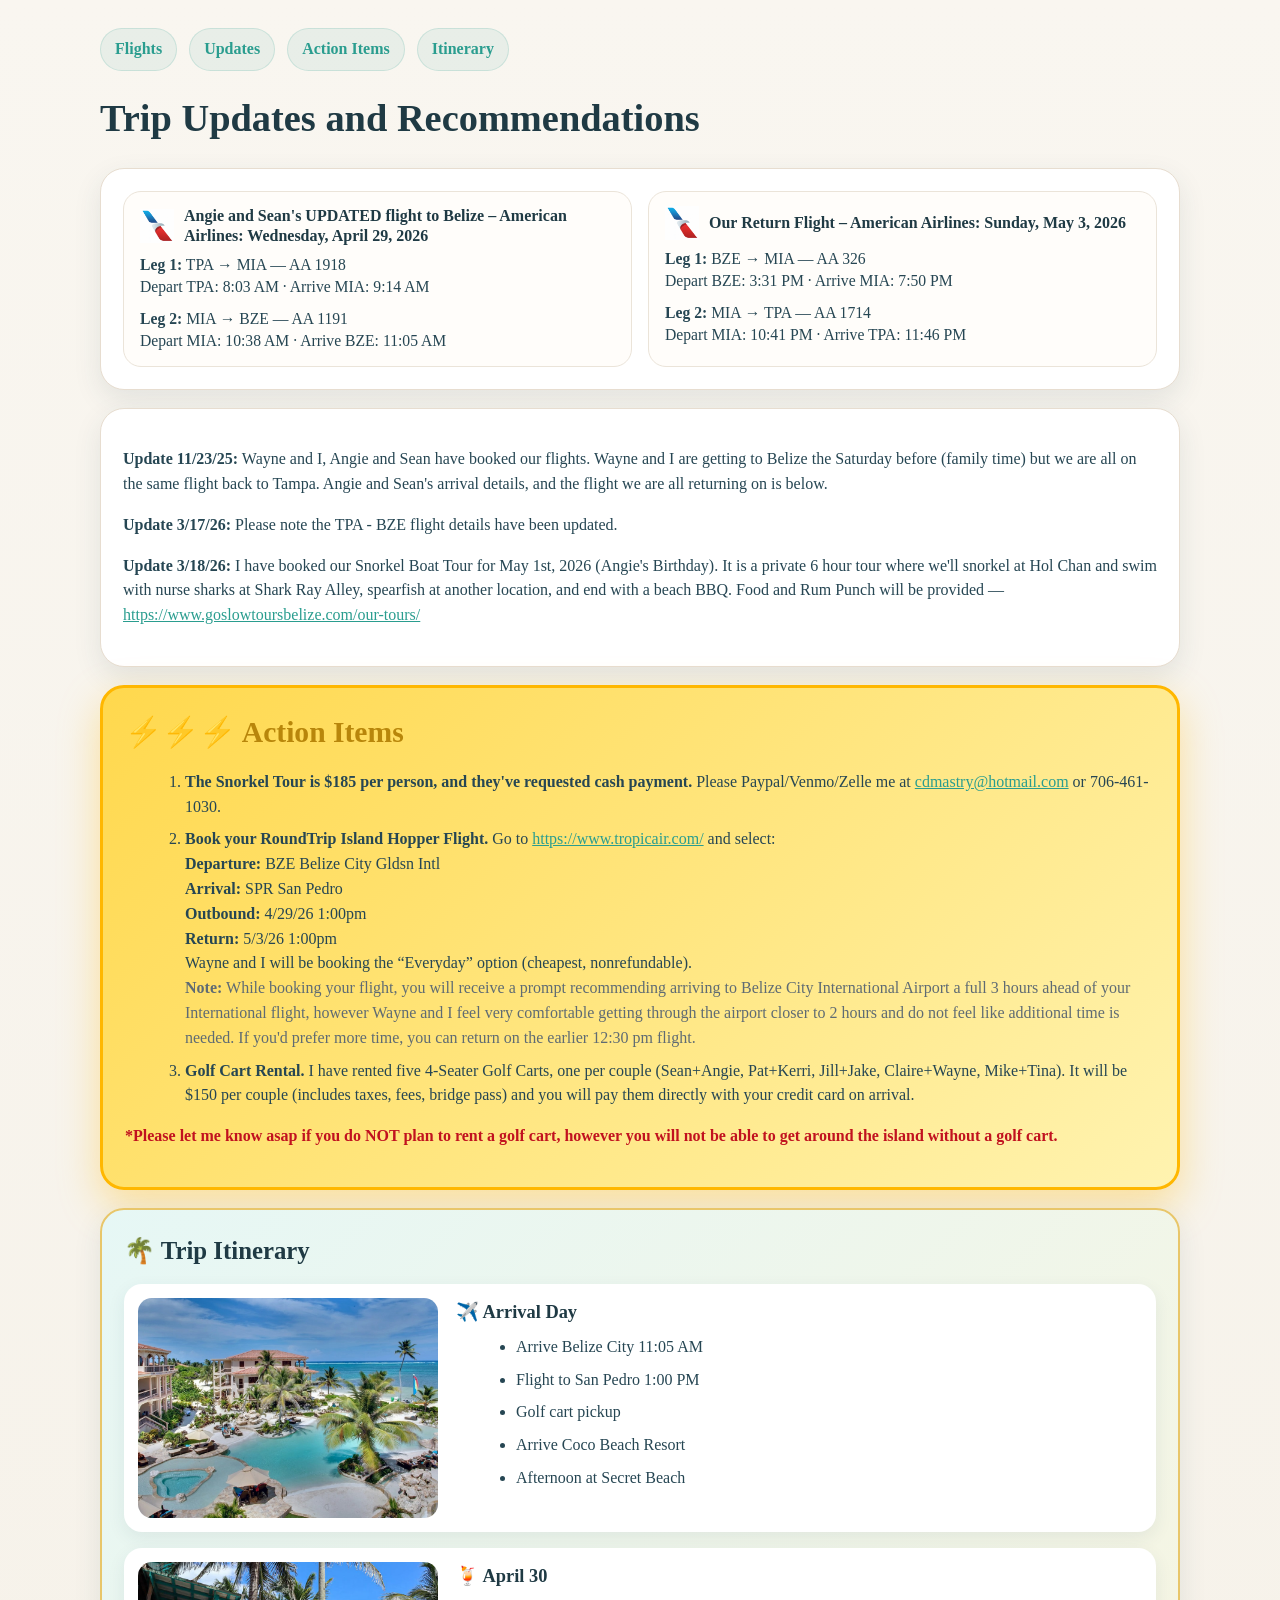
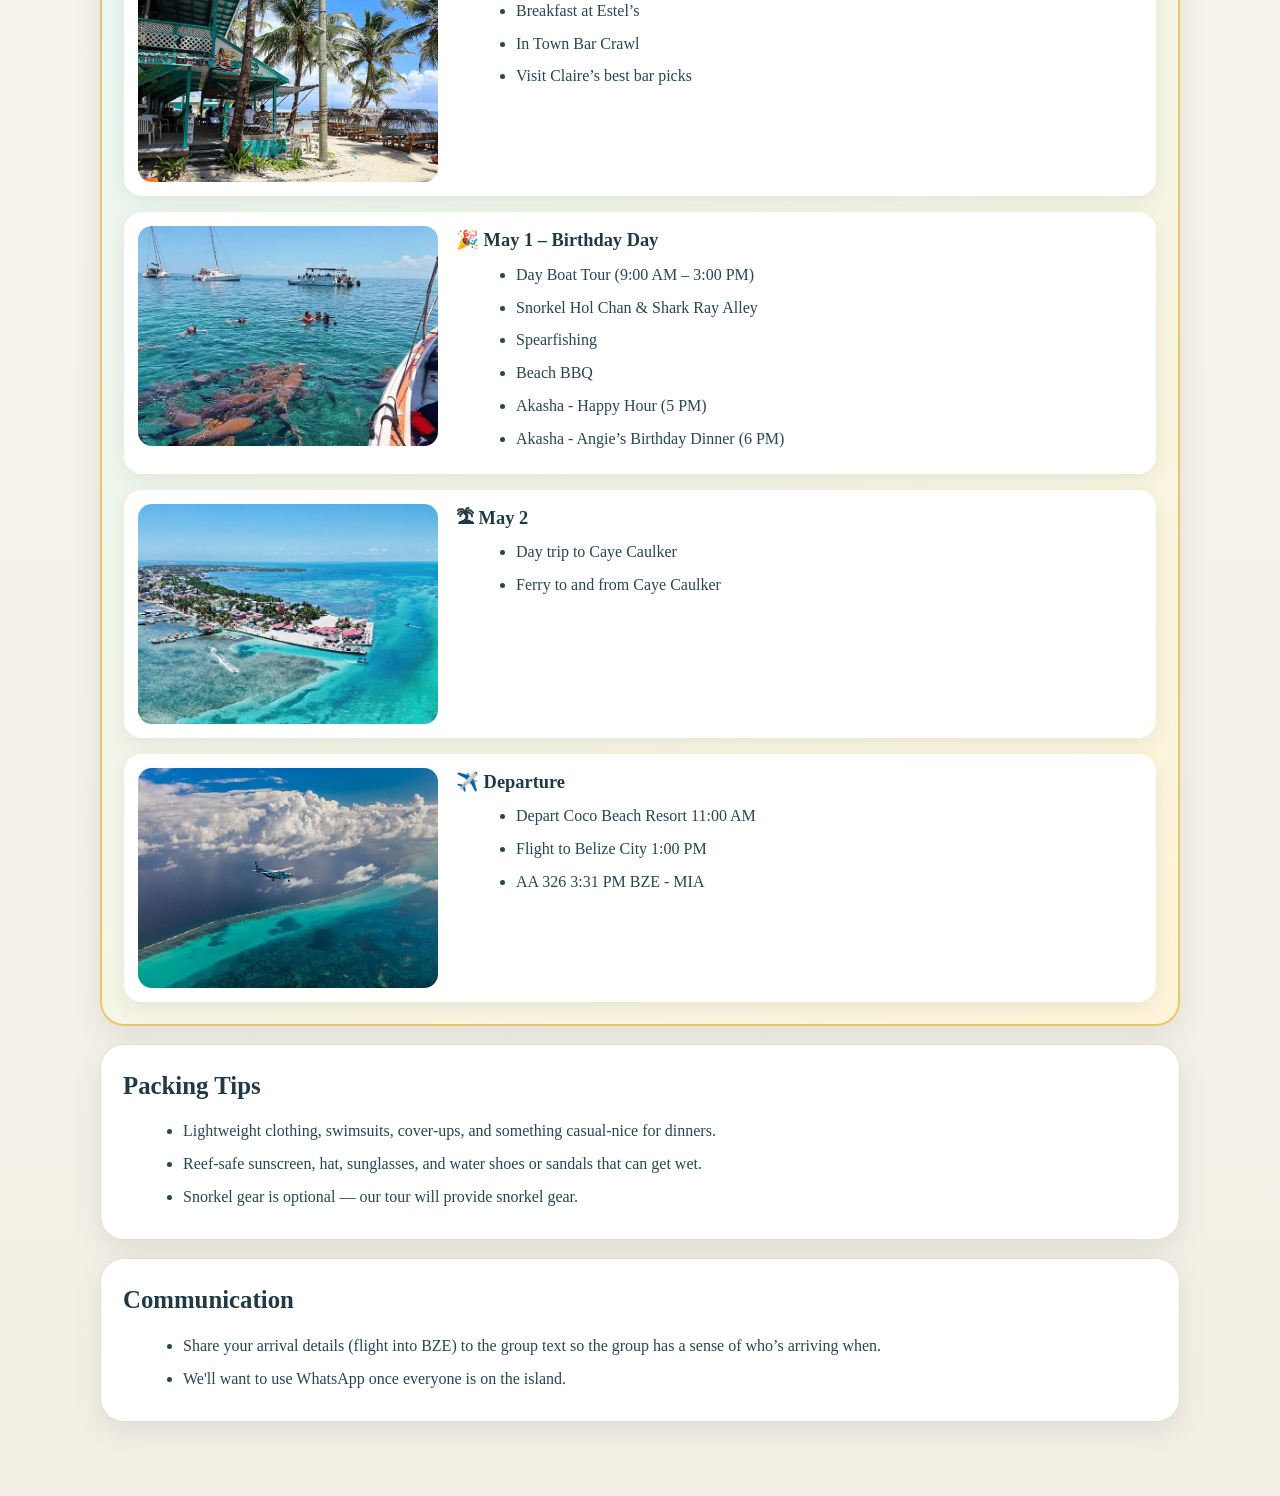
<file: trip-planning (17).html>
<!DOCTYPE html>
<html lang="en">
<head>
<meta charset="UTF-8">
<meta name="viewport" content="width=device-width, initial-scale=1.0">
<title>Trip Updates and Recommendations — Angie’s 50th Belize</title>
<style>
:root{
  --card:#ffffff;
  --text:#264653;
  --muted:#5f6b73;
  --accent:#2a9d8f;
  --border:#e7ddd0;
  --shadow:0 10px 28px rgba(38, 70, 83, 0.10);
}
*{box-sizing:border-box}
html{scroll-behavior:smooth;}
body{
  margin:0;
  font-family: Georgia, "Times New Roman", serif;
  background: linear-gradient(180deg, #f9f6f0 0%, #f4efe5 100%);
  color:var(--text);
  line-height:1.55;
}
.wrap{
  max-width:1120px;
  margin:0 auto;
  padding:28px 20px 56px;
}
.top-links{
  display:flex;
  flex-wrap:wrap;
  gap:12px;
  margin:0 0 18px;
  font-weight:700;
}
.top-links a{
  color:var(--accent);
  text-decoration:none;
  background:rgba(42,157,143,0.08);
  border:1px solid rgba(42,157,143,0.16);
  border-radius:999px;
  padding:8px 14px;
}
.top-links a:hover{ text-decoration:underline; }
h1{
  font-size: clamp(2rem, 3vw, 2.8rem);
  margin:0 0 20px;
  color:#1f3a44;
  white-space:nowrap;
}
h2{
  font-size:1.55rem;
  margin:0 0 14px;
  color:#1f3a44;
}
h3{
  margin:0 0 8px;
  font-size:1.15rem;
  color:#1f3a44;
}
.bubble{
  background:var(--card);
  border:1px solid var(--border);
  border-radius:24px;
  padding:22px;
  box-shadow:var(--shadow);
  margin:18px 0;
}
.flight-bubble{ background:#ffffff; }
.flight-grid{
  display:grid;
  grid-template-columns:1fr 1fr;
  gap:16px;
}
.flight-card{
  padding:14px 16px;
  border-radius:18px;
  border:1px solid #ebe4d9;
  background:#fffdfa;
}
.flight-heading{
  display:flex;
  align-items:center;
  gap:10px;
  margin-bottom:8px;
  font-weight:700;
  color:#1f3a44;
  line-height:1.25;
}
.flight-heading img{
  width:34px;
  height:auto;
  object-fit:contain;
  flex:0 0 auto;
}
.leg{
  margin:10px 0 0;
  font-size:.98rem;
  line-height:1.4;
}
.leg:first-of-type{ margin-top:4px; }
.action-bubble{
  background: linear-gradient(135deg, #ffd84d 0%, #fff3b0 100%);
  border:3px solid #ffb700;
  box-shadow: 0 16px 40px rgba(255, 183, 0, 0.35);
}
.action-title{
  color:#b8860b;
  font-size:1.85rem;
  margin:0 0 14px;
}
.red{
  color:#c1121f;
  font-weight:700;
}
.itinerary-bubble{
  background: linear-gradient(135deg, #e6f7f5 0%, #fff4d8 100%);
  border:2px solid #e8c66a;
}
.itinerary-grid{
  display:grid;
  gap:16px;
}
.itinerary-card{
  display:grid;
  grid-template-columns:300px 1fr;
  gap:18px;
  align-items:stretch;
  background:#ffffff;
  border-radius:18px;
  padding:14px;
  box-shadow:0 6px 18px rgba(38,70,83,0.08);
  transition:transform .25s ease, box-shadow .25s ease;
}
.itinerary-card:hover{
  transform:translateY(-4px);
  box-shadow:0 14px 30px rgba(38,70,83,0.18);
}
.itinerary-card img{
  width:100%;
  height:220px;
  object-fit:cover;
  border-radius:14px;
  display:block;
}
ul, ol{ margin:8px 0 0 20px; }
li{ margin:8px 0; }
a{ color:var(--accent); }
.muted{ color:var(--muted); }

@media (max-width: 900px){
  h1{ white-space:normal; }
  .flight-grid{ grid-template-columns:1fr; }
  .itinerary-card{
    grid-template-columns:1fr;
  }
  .itinerary-card img{
    height:220px;
  }
}
</style>
</head>
<body>
<div class="wrap">

<div class="top-links">
  <a href="#flights">Flights</a>
  <a href="#updates">Updates</a>
  <a href="#actions">Action Items</a>
  <a href="#itinerary">Itinerary</a>
</div>

<h1>Trip Updates and Recommendations</h1>

<section id="flights" class="bubble flight-bubble">
  <div class="flight-grid">
    <div class="flight-card">
      <div class="flight-heading">
        <img src="aa_logo.png" alt="American Airlines logo">
        <div>Angie and Sean's UPDATED flight to Belize – American Airlines: Wednesday, April 29, 2026</div>
      </div>
      <p class="leg"><strong>Leg 1:</strong> TPA → MIA — AA 1918<br>Depart TPA: 8:03 AM · Arrive MIA: 9:14 AM</p>
      <p class="leg"><strong>Leg 2:</strong> MIA → BZE — AA 1191<br>Depart MIA: 10:38 AM · Arrive BZE: 11:05 AM</p>
    </div>

    <div class="flight-card">
      <div class="flight-heading">
        <img src="aa_logo.png" alt="American Airlines logo">
        <div>Our Return Flight – American Airlines: Sunday, May 3, 2026</div>
      </div>
      <p class="leg"><strong>Leg 1:</strong> BZE → MIA — AA 326<br>Depart BZE: 3:31 PM · Arrive MIA: 7:50 PM</p>
      <p class="leg"><strong>Leg 2:</strong> MIA → TPA — AA 1714<br>Depart MIA: 10:41 PM · Arrive TPA: 11:46 PM</p>
    </div>
  </div>
</section>

<section id="updates" class="bubble">
  <p><strong>Update 11/23/25:</strong> Wayne and I, Angie and Sean have booked our flights. Wayne and I are getting to Belize the Saturday before (family time) but we are all on the same flight back to Tampa. Angie and Sean's arrival details, and the flight we are all returning on is below.</p>

  <p><strong>Update 3/17/26:</strong> Please note the TPA - BZE flight details have been updated.</p>

  <p><strong>Update 3/18/26:</strong> I have booked our Snorkel Boat Tour for May 1st, 2026 (Angie's Birthday). It is a private 6 hour tour where we'll snorkel at Hol Chan and swim with nurse sharks at Shark Ray Alley, spearfish at another location, and end with a beach BBQ. Food and Rum Punch will be provided — <a href="https://www.goslowtoursbelize.com/our-tours/" target="_blank" rel="noopener noreferrer">https://www.goslowtoursbelize.com/our-tours/</a></p>
</section>

<section id="actions" class="bubble action-bubble">
  <h2 class="action-title">⚡⚡⚡ Action Items</h2>
  <ol>
    <li><strong>The Snorkel Tour is $185 per person, and they've requested cash payment.</strong> Please Paypal/Venmo/Zelle me at <a href="mailto:cdmastry@hotmail.com">cdmastry@hotmail.com</a> or 706-461-1030.</li>

    <li><strong>Book your RoundTrip Island Hopper Flight.</strong> Go to <a href="https://www.tropicair.com/" target="_blank" rel="noopener noreferrer">https://www.tropicair.com/</a> and select:<br>
      <strong>Departure:</strong> BZE Belize City Gldsn Intl<br>
      <strong>Arrival:</strong> SPR San Pedro<br>
      <strong>Outbound:</strong> 4/29/26 1:00pm<br>
      <strong>Return:</strong> 5/3/26 1:00pm<br>
      Wayne and I will be booking the “Everyday” option (cheapest, nonrefundable).<br>
      <span class="muted"><strong>Note:</strong> While booking your flight, you will receive a prompt recommending arriving to Belize City International Airport a full 3 hours ahead of your International flight, however Wayne and I feel very comfortable getting through the airport closer to 2 hours and do not feel like additional time is needed. If you'd prefer more time, you can return on the earlier 12:30 pm flight.</span>
    </li>

    <li><strong>Golf Cart Rental.</strong> I have rented five 4-Seater Golf Carts, one per couple (Sean+Angie, Pat+Kerri, Jill+Jake, Claire+Wayne, Mike+Tina). It will be $150 per couple (includes taxes, fees, bridge pass) and you will pay them directly with your credit card on arrival.</li>
  </ol>

  <p class="red">*Please let me know asap if you do NOT plan to rent a golf cart, however you will not be able to get around the island without a golf cart.</p>
</section>

<section id="itinerary" class="bubble itinerary-bubble">
  <h2>🌴 Trip Itinerary</h2>

  <div class="itinerary-grid">
    <div class="itinerary-card">
      <img src="pic-1.jpg" alt="Arrival day">
      <div>
        <h3>✈️ Arrival Day</h3>
        <ul>
          <li>Arrive Belize City 11:05 AM</li>
          <li>Flight to San Pedro 1:00 PM</li>
          <li>Golf cart pickup</li>
          <li>Arrive Coco Beach Resort</li>
          <li>Afternoon at Secret Beach</li>
        </ul>
      </div>
    </div>

    <div class="itinerary-card">
      <img src="pic-2.jpg" alt="April 30">
      <div>
        <h3>🍹 April 30</h3>
        <ul>
          <li>Breakfast at Estel’s</li>
          <li>In Town Bar Crawl</li>
          <li>Visit Claire’s best bar picks</li>
        </ul>
      </div>
    </div>

    <div class="itinerary-card">
      <img src="pic-3.webp" alt="May 1 birthday day">
      <div>
        <h3>🎉 May 1 – Birthday Day</h3>
        <ul>
          <li>Day Boat Tour (9:00 AM – 3:00 PM)</li>
          <li>Snorkel Hol Chan &amp; Shark Ray Alley</li>
          <li>Spearfishing</li>
          <li>Beach BBQ</li>
          <li>Akasha - Happy Hour (5 PM)</li>
          <li>Akasha - Angie’s Birthday Dinner (6 PM)</li>
        </ul>
      </div>
    </div>

    <div class="itinerary-card">
      <img src="pic-4.jpg" alt="May 2">
      <div>
        <h3>🏝 May 2</h3>
        <ul>
          <li>Day trip to Caye Caulker</li>
          <li>Ferry to and from Caye Caulker</li>
        </ul>
      </div>
    </div>

    <div class="itinerary-card">
      <img src="pic-5.jpg" alt="Departure">
      <div>
        <h3>✈️ Departure</h3>
        <ul>
          <li>Depart Coco Beach Resort 11:00 AM</li>
          <li>Flight to Belize City 1:00 PM</li>
          <li>AA 326 3:31 PM BZE - MIA</li>
        </ul>
      </div>
    </div>
  </div>
</section>

<section class="bubble">
  <h2>Packing Tips</h2>
  <ul>
    <li>Lightweight clothing, swimsuits, cover-ups, and something casual-nice for dinners.</li>
    <li>Reef-safe sunscreen, hat, sunglasses, and water shoes or sandals that can get wet.</li>
    <li>Snorkel gear is optional — our tour will provide snorkel gear.</li>
  </ul>
</section>

<section class="bubble">
  <h2>Communication</h2>
  <ul>
    <li>Share your arrival details (flight into BZE) to the group text so the group has a sense of who’s arriving when.</li>
    <li>We'll want to use WhatsApp once everyone is on the island.</li>
  </ul>
</section>

</div>
</body>
</html>
</file>
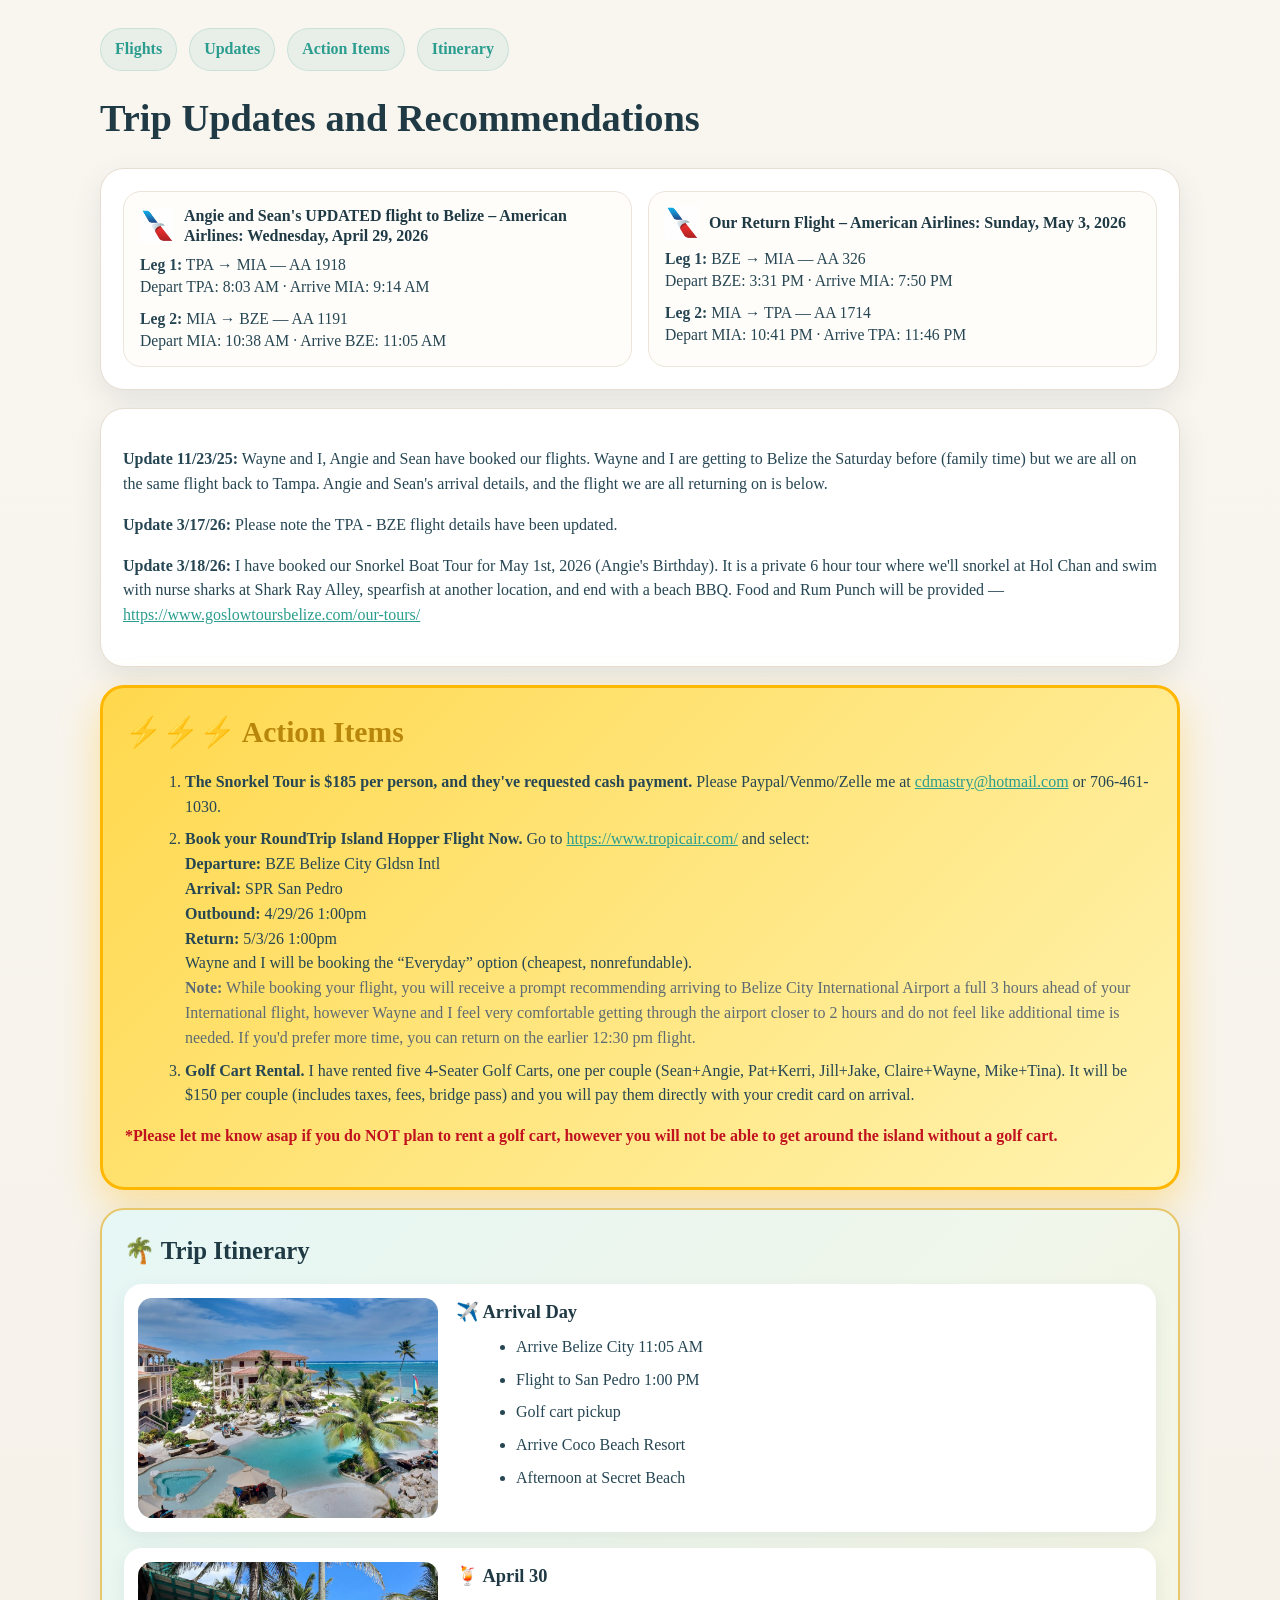
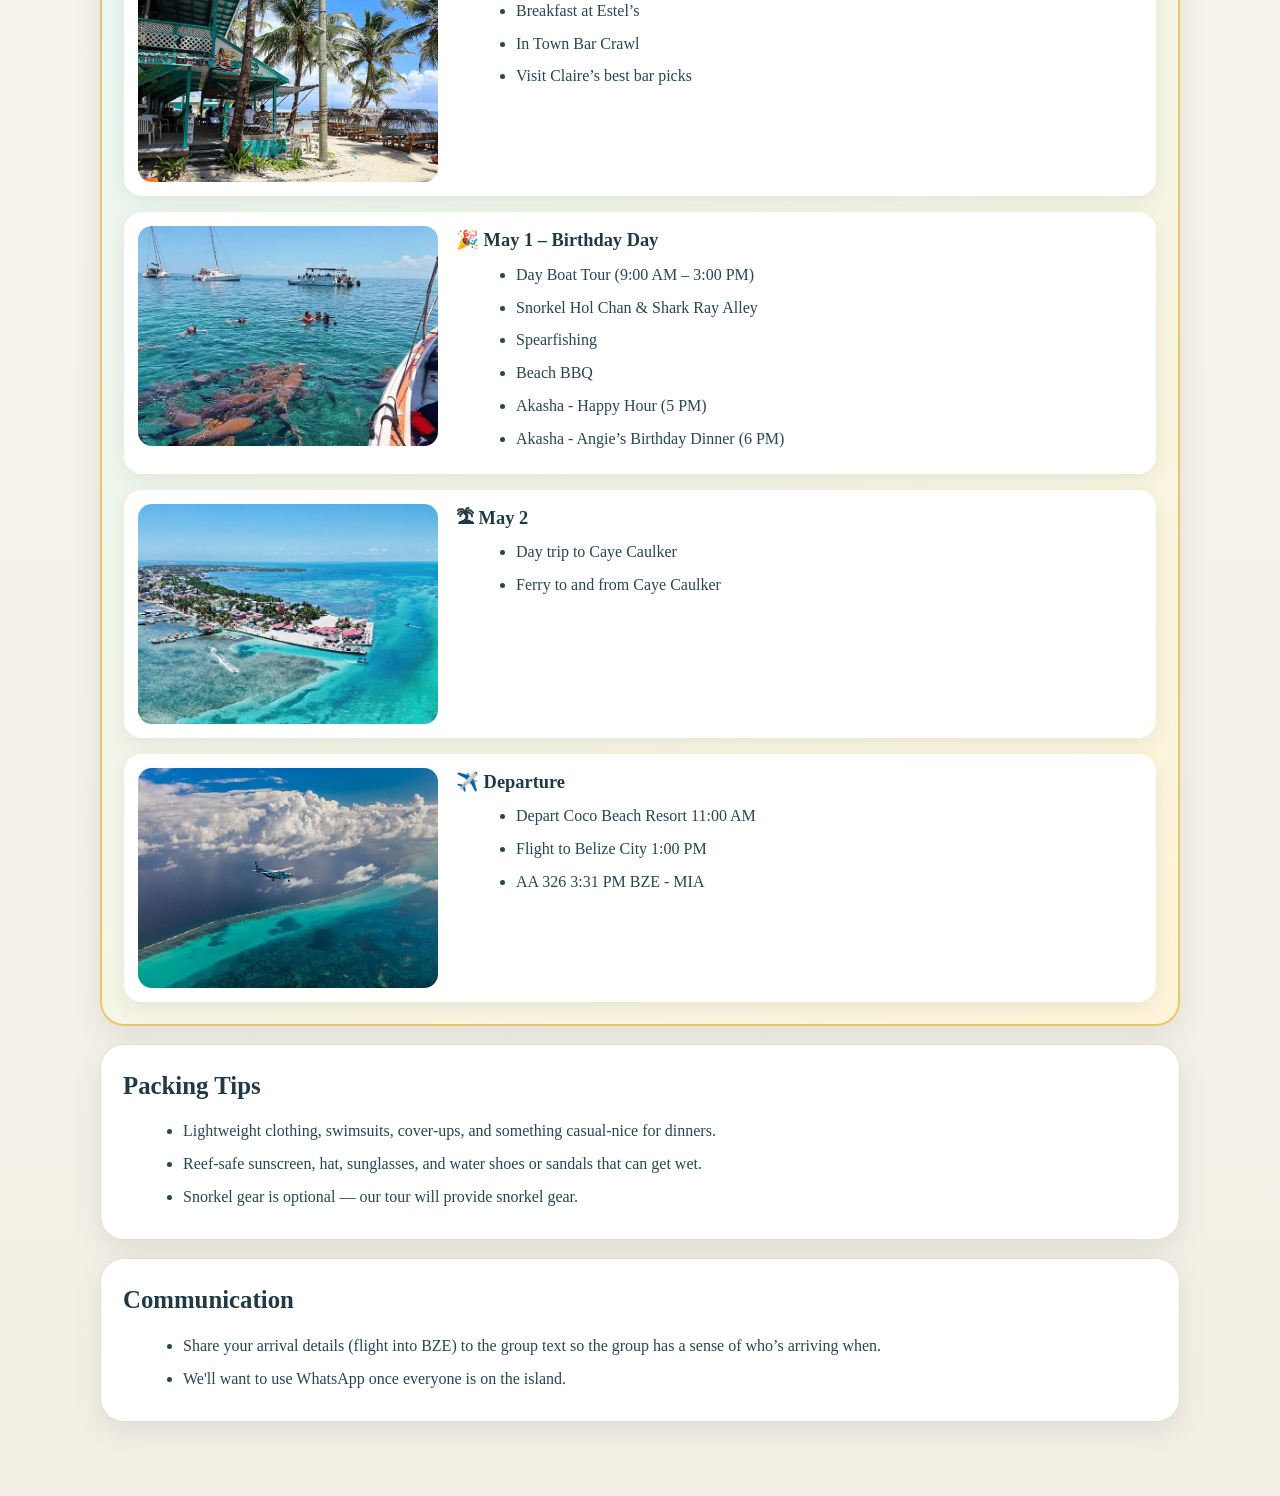
<file: trip-planning (20).html>
<!DOCTYPE html>
<html lang="en">
<head>
<meta charset="UTF-8">
<meta name="viewport" content="width=device-width, initial-scale=1.0">
<title>Trip Updates and Recommendations — Angie’s 50th Belize</title>
<style>
:root{
  --card:#ffffff;
  --text:#264653;
  --muted:#5f6b73;
  --accent:#2a9d8f;
  --border:#e7ddd0;
  --shadow:0 10px 28px rgba(38, 70, 83, 0.10);
}
*{box-sizing:border-box}
html{scroll-behavior:smooth;}
body{
  margin:0;
  font-family: Georgia, "Times New Roman", serif;
  background: linear-gradient(180deg, #f9f6f0 0%, #f4efe5 100%);
  color:var(--text);
  line-height:1.55;
}
.wrap{
  max-width:1120px;
  margin:0 auto;
  padding:28px 20px 56px;
}
.top-links{
  display:flex;
  flex-wrap:wrap;
  gap:12px;
  margin:0 0 18px;
  font-weight:700;
}
.top-links a{
  color:var(--accent);
  text-decoration:none;
  background:rgba(42,157,143,0.08);
  border:1px solid rgba(42,157,143,0.16);
  border-radius:999px;
  padding:8px 14px;
}
.top-links a:hover{ text-decoration:underline; }
h1{
  font-size: clamp(2rem, 3vw, 2.8rem);
  margin:0 0 20px;
  color:#1f3a44;
  white-space:nowrap;
}
h2{
  font-size:1.55rem;
  margin:0 0 14px;
  color:#1f3a44;
}
h3{
  margin:0 0 8px;
  font-size:1.15rem;
  color:#1f3a44;
}
.bubble{
  background:var(--card);
  border:1px solid var(--border);
  border-radius:24px;
  padding:22px;
  box-shadow:var(--shadow);
  margin:18px 0;
}
.flight-bubble{ background:#ffffff; }
.flight-grid{
  display:grid;
  grid-template-columns:1fr 1fr;
  gap:16px;
}
.flight-card{
  padding:14px 16px;
  border-radius:18px;
  border:1px solid #ebe4d9;
  background:#fffdfa;
}
.flight-heading{
  display:flex;
  align-items:center;
  gap:10px;
  margin-bottom:8px;
  font-weight:700;
  color:#1f3a44;
  line-height:1.25;
}
.flight-heading img{
  width:34px;
  height:auto;
  object-fit:contain;
  flex:0 0 auto;
}
.leg{
  margin:10px 0 0;
  font-size:.98rem;
  line-height:1.4;
}
.leg:first-of-type{ margin-top:4px; }
.action-bubble{
  background: linear-gradient(135deg, #ffd84d 0%, #fff3b0 100%);
  border:3px solid #ffb700;
  box-shadow: 0 16px 40px rgba(255, 183, 0, 0.35);
}
.action-title{
  color:#b8860b;
  font-size:1.85rem;
  margin:0 0 14px;
}
.red{
  color:#c1121f;
  font-weight:700;
}
.itinerary-bubble{
  background: linear-gradient(135deg, #e6f7f5 0%, #fff4d8 100%);
  border:2px solid #e8c66a;
}
.itinerary-grid{
  display:grid;
  gap:16px;
}
.itinerary-card{
  display:grid;
  grid-template-columns:300px 1fr;
  gap:18px;
  align-items:stretch;
  background:#ffffff;
  border-radius:18px;
  padding:14px;
  box-shadow:0 6px 18px rgba(38,70,83,0.08);
  transition:transform .25s ease, box-shadow .25s ease;
}
.itinerary-card:hover{
  transform:translateY(-4px);
  box-shadow:0 14px 30px rgba(38,70,83,0.18);
}
.itinerary-card img{
  width:100%;
  height:220px;
  object-fit:cover;
  border-radius:14px;
  display:block;
}
ul, ol{ margin:8px 0 0 20px; }
li{ margin:8px 0; }
a{ color:var(--accent); }
.muted{ color:var(--muted); }

@media (max-width: 900px){
  h1{ white-space:normal; }
  .flight-grid{ grid-template-columns:1fr; }
  .itinerary-card{
    grid-template-columns:1fr;
  }
  .itinerary-card img{
    height:220px;
  }
}
</style>
</head>
<body>
<div class="wrap">

<div class="top-links">
  <a href="#flights">Flights</a>
  <a href="#updates">Updates</a>
  <a href="#actions">Action Items</a>
  <a href="#itinerary">Itinerary</a>
</div>

<h1>Trip Updates and Recommendations</h1>

<section id="flights" class="bubble flight-bubble">
  <div class="flight-grid">
    <div class="flight-card">
      <div class="flight-heading">
        <img src="aa_logo.png" alt="American Airlines logo">
        <div>Angie and Sean's UPDATED flight to Belize – American Airlines: Wednesday, April 29, 2026</div>
      </div>
      <p class="leg"><strong>Leg 1:</strong> TPA → MIA — AA 1918<br>Depart TPA: 8:03 AM · Arrive MIA: 9:14 AM</p>
      <p class="leg"><strong>Leg 2:</strong> MIA → BZE — AA 1191<br>Depart MIA: 10:38 AM · Arrive BZE: 11:05 AM</p>
    </div>

    <div class="flight-card">
      <div class="flight-heading">
        <img src="aa_logo.png" alt="American Airlines logo">
        <div>Our Return Flight – American Airlines: Sunday, May 3, 2026</div>
      </div>
      <p class="leg"><strong>Leg 1:</strong> BZE → MIA — AA 326<br>Depart BZE: 3:31 PM · Arrive MIA: 7:50 PM</p>
      <p class="leg"><strong>Leg 2:</strong> MIA → TPA — AA 1714<br>Depart MIA: 10:41 PM · Arrive TPA: 11:46 PM</p>
    </div>
  </div>
</section>

<section id="updates" class="bubble">
  <p><strong>Update 11/23/25:</strong> Wayne and I, Angie and Sean have booked our flights. Wayne and I are getting to Belize the Saturday before (family time) but we are all on the same flight back to Tampa. Angie and Sean's arrival details, and the flight we are all returning on is below.</p>

  <p><strong>Update 3/17/26:</strong> Please note the TPA - BZE flight details have been updated.</p>

  <p><strong>Update 3/18/26:</strong> I have booked our Snorkel Boat Tour for May 1st, 2026 (Angie's Birthday). It is a private 6 hour tour where we'll snorkel at Hol Chan and swim with nurse sharks at Shark Ray Alley, spearfish at another location, and end with a beach BBQ. Food and Rum Punch will be provided — <a href="https://www.goslowtoursbelize.com/our-tours/" target="_blank" rel="noopener noreferrer">https://www.goslowtoursbelize.com/our-tours/</a></p>
</section>

<section id="actions" class="bubble action-bubble">
  <h2 class="action-title">⚡⚡⚡ Action Items</h2>
  <ol>
    <li><strong>The Snorkel Tour is $185 per person, and they've requested cash payment.</strong> Please Paypal/Venmo/Zelle me at <a href="mailto:cdmastry@hotmail.com">cdmastry@hotmail.com</a> or 706-461-1030.</li>

    <li><strong>Book your RoundTrip Island Hopper Flight Now.</strong> Go to <a href="https://www.tropicair.com/" target="_blank" rel="noopener noreferrer">https://www.tropicair.com/</a> and select:<br>
      <strong>Departure:</strong> BZE Belize City Gldsn Intl<br>
      <strong>Arrival:</strong> SPR San Pedro<br>
      <strong>Outbound:</strong> 4/29/26 1:00pm<br>
      <strong>Return:</strong> 5/3/26 1:00pm<br>
      Wayne and I will be booking the “Everyday” option (cheapest, nonrefundable).<br>
      <span class="muted"><strong>Note:</strong> While booking your flight, you will receive a prompt recommending arriving to Belize City International Airport a full 3 hours ahead of your International flight, however Wayne and I feel very comfortable getting through the airport closer to 2 hours and do not feel like additional time is needed. If you'd prefer more time, you can return on the earlier 12:30 pm flight.</span>
    </li>

    <li><strong>Golf Cart Rental.</strong> I have rented five 4-Seater Golf Carts, one per couple (Sean+Angie, Pat+Kerri, Jill+Jake, Claire+Wayne, Mike+Tina). It will be $150 per couple (includes taxes, fees, bridge pass) and you will pay them directly with your credit card on arrival.</li>
  </ol>

  <p class="red">*Please let me know asap if you do NOT plan to rent a golf cart, however you will not be able to get around the island without a golf cart.</p>
</section>

<section id="itinerary" class="bubble itinerary-bubble">
  <h2>🌴 Trip Itinerary</h2>

  <div class="itinerary-grid">
    <div class="itinerary-card">
      <img src="pic-1.jpg" alt="Arrival day">
      <div>
        <h3>✈️ Arrival Day</h3>
        <ul>
          <li>Arrive Belize City 11:05 AM</li>
          <li>Flight to San Pedro 1:00 PM</li>
          <li>Golf cart pickup</li>
          <li>Arrive Coco Beach Resort</li>
          <li>Afternoon at Secret Beach</li>
        </ul>
      </div>
    </div>

    <div class="itinerary-card">
      <img src="pic-2.jpg" alt="April 30">
      <div>
        <h3>🍹 April 30</h3>
        <ul>
          <li>Breakfast at Estel’s</li>
          <li>In Town Bar Crawl</li>
          <li>Visit Claire’s best bar picks</li>
        </ul>
      </div>
    </div>

    <div class="itinerary-card">
      <img src="pic-3.webp" alt="May 1 birthday day">
      <div>
        <h3>🎉 May 1 – Birthday Day</h3>
        <ul>
          <li>Day Boat Tour (9:00 AM – 3:00 PM)</li>
          <li>Snorkel Hol Chan &amp; Shark Ray Alley</li>
          <li>Spearfishing</li>
          <li>Beach BBQ</li>
          <li>Akasha - Happy Hour (5 PM)</li>
          <li>Akasha - Angie’s Birthday Dinner (6 PM)</li>
        </ul>
      </div>
    </div>

    <div class="itinerary-card">
      <img src="pic-4.jpg" alt="May 2">
      <div>
        <h3>🏝 May 2</h3>
        <ul>
          <li>Day trip to Caye Caulker</li>
          <li>Ferry to and from Caye Caulker</li>
        </ul>
      </div>
    </div>

    <div class="itinerary-card">
      <img src="pic-5.jpg" alt="Departure">
      <div>
        <h3>✈️ Departure</h3>
        <ul>
          <li>Depart Coco Beach Resort 11:00 AM</li>
          <li>Flight to Belize City 1:00 PM</li>
          <li>AA 326 3:31 PM BZE - MIA</li>
        </ul>
      </div>
    </div>
  </div>
</section>

<section class="bubble">
  <h2>Packing Tips</h2>
  <ul>
    <li>Lightweight clothing, swimsuits, cover-ups, and something casual-nice for dinners.</li>
    <li>Reef-safe sunscreen, hat, sunglasses, and water shoes or sandals that can get wet.</li>
    <li>Snorkel gear is optional — our tour will provide snorkel gear.</li>
  </ul>
</section>

<section class="bubble">
  <h2>Communication</h2>
  <ul>
    <li>Share your arrival details (flight into BZE) to the group text so the group has a sense of who’s arriving when.</li>
    <li>We'll want to use WhatsApp once everyone is on the island.</li>
  </ul>
</section>

</div>
</body>
</html>
</file>
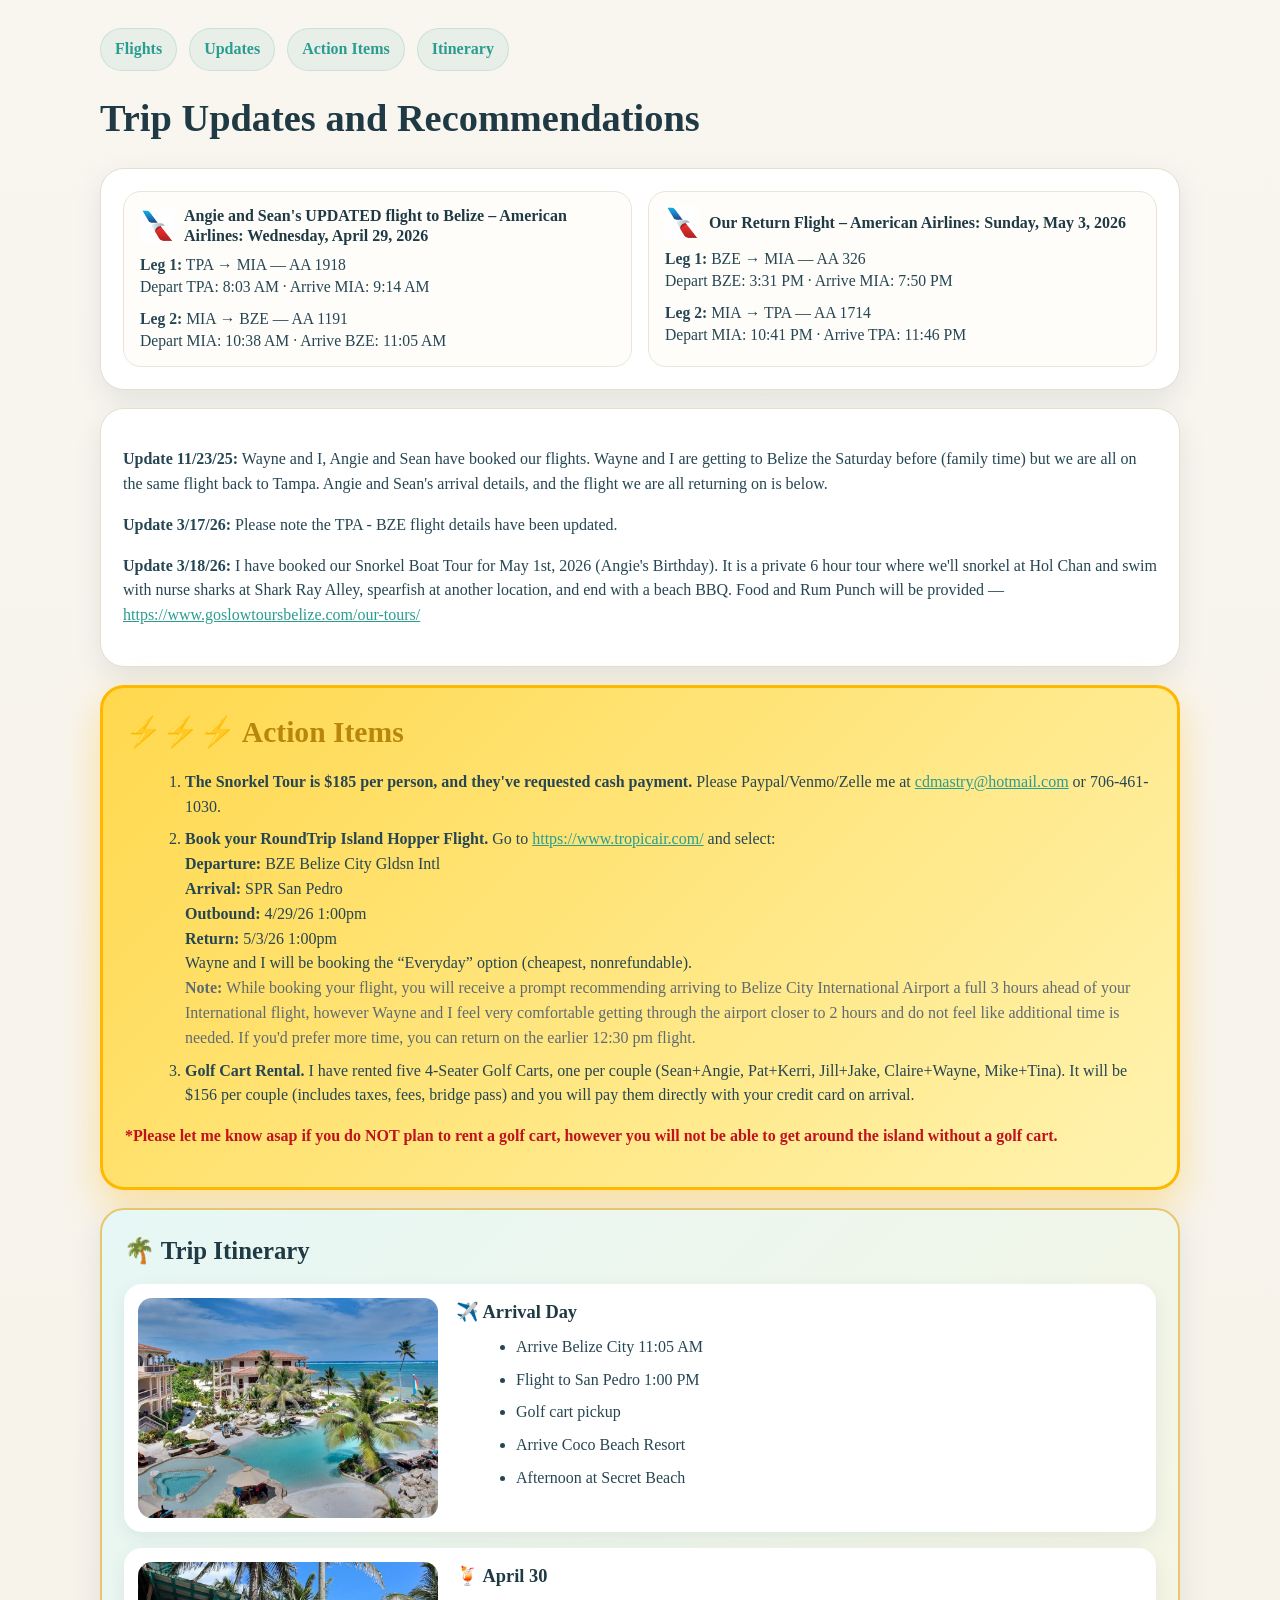
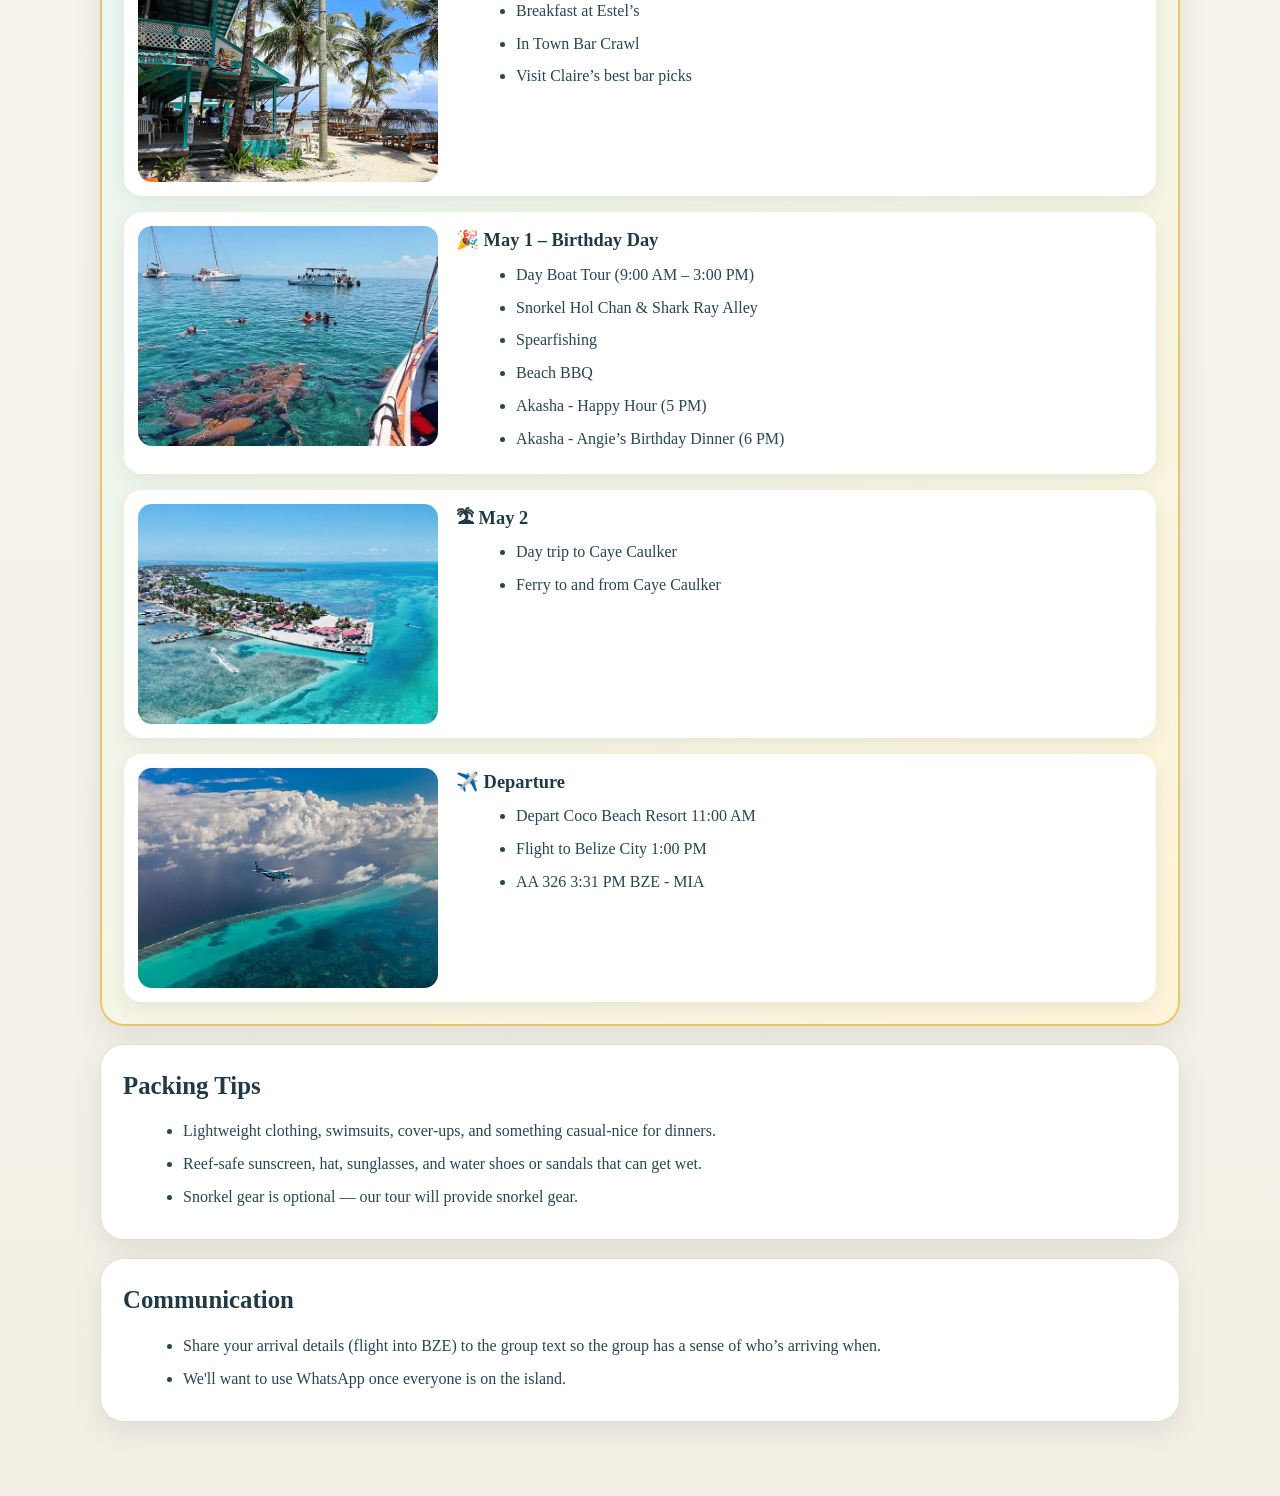
<file: trip-planning.html>
<!DOCTYPE html>
<html lang="en">
<head>
<meta charset="UTF-8">
<meta name="viewport" content="width=device-width, initial-scale=1.0">
<title>Trip Updates and Recommendations — Angie’s 50th Belize</title>
<style>
:root{
  --card:#ffffff;
  --text:#264653;
  --muted:#5f6b73;
  --accent:#2a9d8f;
  --border:#e7ddd0;
  --shadow:0 10px 28px rgba(38, 70, 83, 0.10);
}
*{box-sizing:border-box}
html{scroll-behavior:smooth;}
body{
  margin:0;
  font-family: Georgia, "Times New Roman", serif;
  background: linear-gradient(180deg, #f9f6f0 0%, #f4efe5 100%);
  color:var(--text);
  line-height:1.55;
}
.wrap{
  max-width:1120px;
  margin:0 auto;
  padding:28px 20px 56px;
}
.top-links{
  display:flex;
  flex-wrap:wrap;
  gap:12px;
  margin:0 0 18px;
  font-weight:700;
}
.top-links a{
  color:var(--accent);
  text-decoration:none;
  background:rgba(42,157,143,0.08);
  border:1px solid rgba(42,157,143,0.16);
  border-radius:999px;
  padding:8px 14px;
}
.top-links a:hover{ text-decoration:underline; }
h1{
  font-size: clamp(2rem, 3vw, 2.8rem);
  margin:0 0 20px;
  color:#1f3a44;
  white-space:nowrap;
}
h2{
  font-size:1.55rem;
  margin:0 0 14px;
  color:#1f3a44;
}
h3{
  margin:0 0 8px;
  font-size:1.15rem;
  color:#1f3a44;
}
.bubble{
  background:var(--card);
  border:1px solid var(--border);
  border-radius:24px;
  padding:22px;
  box-shadow:var(--shadow);
  margin:18px 0;
}
.flight-bubble{ background:#ffffff; }
.flight-grid{
  display:grid;
  grid-template-columns:1fr 1fr;
  gap:16px;
}
.flight-card{
  padding:14px 16px;
  border-radius:18px;
  border:1px solid #ebe4d9;
  background:#fffdfa;
}
.flight-heading{
  display:flex;
  align-items:center;
  gap:10px;
  margin-bottom:8px;
  font-weight:700;
  color:#1f3a44;
  line-height:1.25;
}
.flight-heading img{
  width:34px;
  height:auto;
  object-fit:contain;
  flex:0 0 auto;
}
.leg{
  margin:10px 0 0;
  font-size:.98rem;
  line-height:1.4;
}
.leg:first-of-type{ margin-top:4px; }
.action-bubble{
  background: linear-gradient(135deg, #ffd84d 0%, #fff3b0 100%);
  border:3px solid #ffb700;
  box-shadow: 0 16px 40px rgba(255, 183, 0, 0.35);
}
.action-title{
  color:#b8860b;
  font-size:1.85rem;
  margin:0 0 14px;
}
.red{
  color:#c1121f;
  font-weight:700;
}
.itinerary-bubble{
  background: linear-gradient(135deg, #e6f7f5 0%, #fff4d8 100%);
  border:2px solid #e8c66a;
}
.itinerary-grid{
  display:grid;
  gap:16px;
}
.itinerary-card{
  display:grid;
  grid-template-columns:300px 1fr;
  gap:18px;
  align-items:stretch;
  background:#ffffff;
  border-radius:18px;
  padding:14px;
  box-shadow:0 6px 18px rgba(38,70,83,0.08);
  transition:transform .25s ease, box-shadow .25s ease;
}
.itinerary-card:hover{
  transform:translateY(-4px);
  box-shadow:0 14px 30px rgba(38,70,83,0.18);
}
.itinerary-card img{
  width:100%;
  height:220px;
  object-fit:cover;
  border-radius:14px;
  display:block;
}
ul, ol{ margin:8px 0 0 20px; }
li{ margin:8px 0; }
a{ color:var(--accent); }
.muted{ color:var(--muted); }

@media (max-width: 900px){
  h1{ white-space:normal; }
  .flight-grid{ grid-template-columns:1fr; }
  .itinerary-card{
    grid-template-columns:1fr;
  }
  .itinerary-card img{
    height:220px;
  }
}
</style>
</head>
<body>
<div class="wrap">

<div class="top-links">
  <a href="#flights">Flights</a>
  <a href="#updates">Updates</a>
  <a href="#actions">Action Items</a>
  <a href="#itinerary">Itinerary</a>
</div>

<h1>Trip Updates and Recommendations</h1>

<section id="flights" class="bubble flight-bubble">
  <div class="flight-grid">
    <div class="flight-card">
      <div class="flight-heading">
        <img src="aa_logo.png" alt="American Airlines logo">
        <div>Angie and Sean's UPDATED flight to Belize – American Airlines: Wednesday, April 29, 2026</div>
      </div>
      <p class="leg"><strong>Leg 1:</strong> TPA → MIA — AA 1918<br>Depart TPA: 8:03 AM · Arrive MIA: 9:14 AM</p>
      <p class="leg"><strong>Leg 2:</strong> MIA → BZE — AA 1191<br>Depart MIA: 10:38 AM · Arrive BZE: 11:05 AM</p>
    </div>

    <div class="flight-card">
      <div class="flight-heading">
        <img src="aa_logo.png" alt="American Airlines logo">
        <div>Our Return Flight – American Airlines: Sunday, May 3, 2026</div>
      </div>
      <p class="leg"><strong>Leg 1:</strong> BZE → MIA — AA 326<br>Depart BZE: 3:31 PM · Arrive MIA: 7:50 PM</p>
      <p class="leg"><strong>Leg 2:</strong> MIA → TPA — AA 1714<br>Depart MIA: 10:41 PM · Arrive TPA: 11:46 PM</p>
    </div>
  </div>
</section>

<section id="updates" class="bubble">
  <p><strong>Update 11/23/25:</strong> Wayne and I, Angie and Sean have booked our flights. Wayne and I are getting to Belize the Saturday before (family time) but we are all on the same flight back to Tampa. Angie and Sean's arrival details, and the flight we are all returning on is below.</p>

  <p><strong>Update 3/17/26:</strong> Please note the TPA - BZE flight details have been updated.</p>

  <p><strong>Update 3/18/26:</strong> I have booked our Snorkel Boat Tour for May 1st, 2026 (Angie's Birthday). It is a private 6 hour tour where we'll snorkel at Hol Chan and swim with nurse sharks at Shark Ray Alley, spearfish at another location, and end with a beach BBQ. Food and Rum Punch will be provided — <a href="https://www.goslowtoursbelize.com/our-tours/" target="_blank" rel="noopener noreferrer">https://www.goslowtoursbelize.com/our-tours/</a></p>
</section>

<section id="actions" class="bubble action-bubble">
  <h2 class="action-title">⚡⚡⚡ Action Items</h2>
  <ol>
    <li><strong>The Snorkel Tour is $185 per person, and they've requested cash payment.</strong> Please Paypal/Venmo/Zelle me at <a href="mailto:cdmastry@hotmail.com">cdmastry@hotmail.com</a> or 706-461-1030.</li>

    <li><strong>Book your RoundTrip Island Hopper Flight.</strong> Go to <a href="https://www.tropicair.com/" target="_blank" rel="noopener noreferrer">https://www.tropicair.com/</a> and select:<br>
      <strong>Departure:</strong> BZE Belize City Gldsn Intl<br>
      <strong>Arrival:</strong> SPR San Pedro<br>
      <strong>Outbound:</strong> 4/29/26 1:00pm<br>
      <strong>Return:</strong> 5/3/26 1:00pm<br>
      Wayne and I will be booking the “Everyday” option (cheapest, nonrefundable).<br>
      <span class="muted"><strong>Note:</strong> While booking your flight, you will receive a prompt recommending arriving to Belize City International Airport a full 3 hours ahead of your International flight, however Wayne and I feel very comfortable getting through the airport closer to 2 hours and do not feel like additional time is needed. If you'd prefer more time, you can return on the earlier 12:30 pm flight.</span>
    </li>

    <li><strong>Golf Cart Rental.</strong> I have rented five 4-Seater Golf Carts, one per couple (Sean+Angie, Pat+Kerri, Jill+Jake, Claire+Wayne, Mike+Tina). It will be $156 per couple (includes taxes, fees, bridge pass) and you will pay them directly with your credit card on arrival.</li>
  </ol>

  <p class="red">*Please let me know asap if you do NOT plan to rent a golf cart, however you will not be able to get around the island without a golf cart.</p>
</section>

<section id="itinerary" class="bubble itinerary-bubble">
  <h2>🌴 Trip Itinerary</h2>

  <div class="itinerary-grid">
    <div class="itinerary-card">
      <img src="pic-1.jpg" alt="Arrival day">
      <div>
        <h3>✈️ Arrival Day</h3>
        <ul>
          <li>Arrive Belize City 11:05 AM</li>
          <li>Flight to San Pedro 1:00 PM</li>
          <li>Golf cart pickup</li>
          <li>Arrive Coco Beach Resort</li>
          <li>Afternoon at Secret Beach</li>
        </ul>
      </div>
    </div>

    <div class="itinerary-card">
      <img src="pic-2.jpg" alt="April 30">
      <div>
        <h3>🍹 April 30</h3>
        <ul>
          <li>Breakfast at Estel’s</li>
          <li>In Town Bar Crawl</li>
          <li>Visit Claire’s best bar picks</li>
        </ul>
      </div>
    </div>

    <div class="itinerary-card">
      <img src="pic-3.webp" alt="May 1 birthday day">
      <div>
        <h3>🎉 May 1 – Birthday Day</h3>
        <ul>
          <li>Day Boat Tour (9:00 AM – 3:00 PM)</li>
          <li>Snorkel Hol Chan &amp; Shark Ray Alley</li>
          <li>Spearfishing</li>
          <li>Beach BBQ</li>
          <li>Akasha - Happy Hour (5 PM)</li>
          <li>Akasha - Angie’s Birthday Dinner (6 PM)</li>
        </ul>
      </div>
    </div>

    <div class="itinerary-card">
      <img src="pic-4.jpg" alt="May 2">
      <div>
        <h3>🏝 May 2</h3>
        <ul>
          <li>Day trip to Caye Caulker</li>
          <li>Ferry to and from Caye Caulker</li>
        </ul>
      </div>
    </div>

    <div class="itinerary-card">
      <img src="pic-5.jpg" alt="Departure">
      <div>
        <h3>✈️ Departure</h3>
        <ul>
          <li>Depart Coco Beach Resort 11:00 AM</li>
          <li>Flight to Belize City 1:00 PM</li>
          <li>AA 326 3:31 PM BZE - MIA</li>
        </ul>
      </div>
    </div>
  </div>
</section>

<section class="bubble">
  <h2>Packing Tips</h2>
  <ul>
    <li>Lightweight clothing, swimsuits, cover-ups, and something casual-nice for dinners.</li>
    <li>Reef-safe sunscreen, hat, sunglasses, and water shoes or sandals that can get wet.</li>
    <li>Snorkel gear is optional — our tour will provide snorkel gear.</li>
  </ul>
</section>

<section class="bubble">
  <h2>Communication</h2>
  <ul>
    <li>Share your arrival details (flight into BZE) to the group text so the group has a sense of who’s arriving when.</li>
    <li>We'll want to use WhatsApp once everyone is on the island.</li>
  </ul>
</section>

</div>
</body>
</html>
</file>
